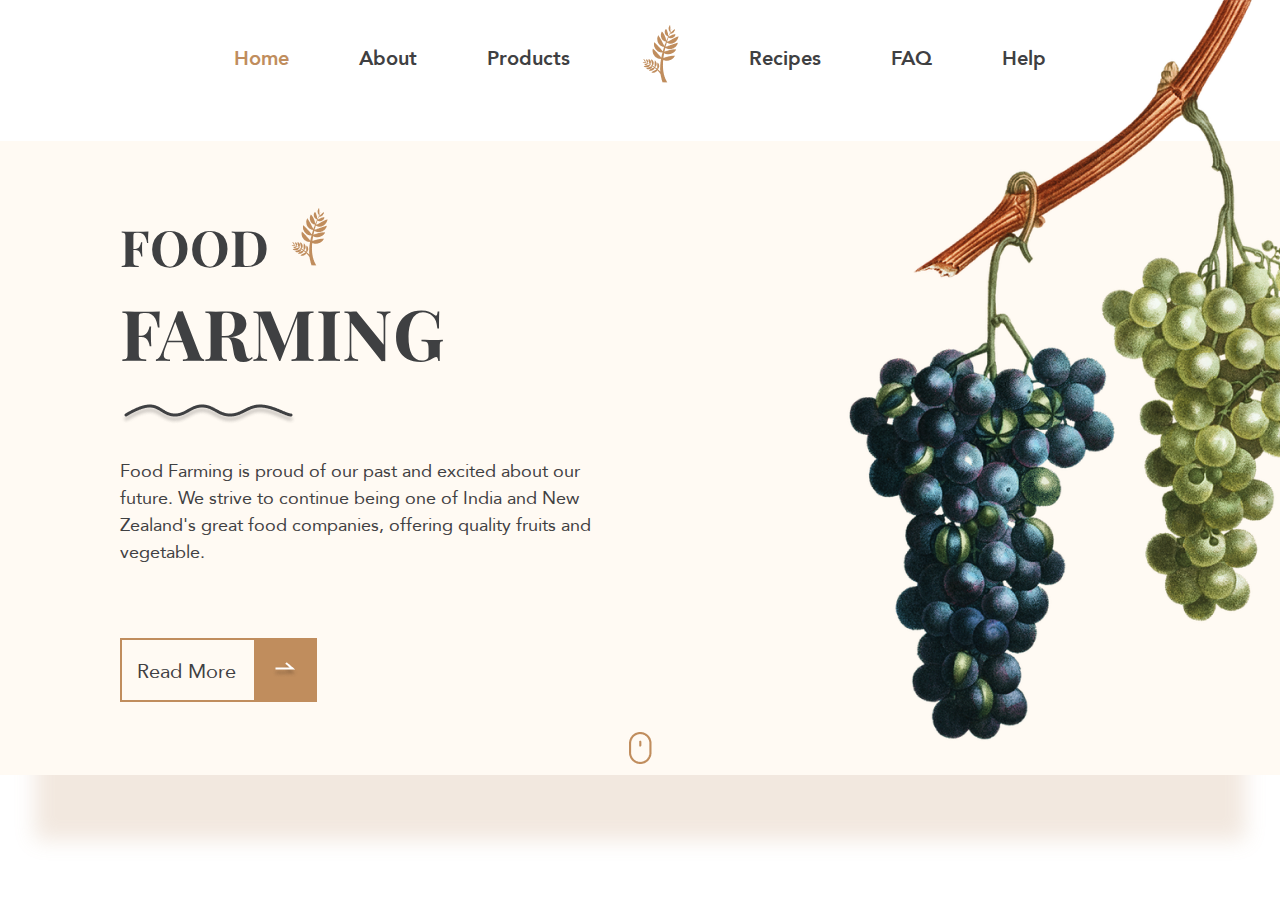
<file: Food farming/index.html>
<!DOCTYPE html>
<html lang="en">

<head>
    <meta charset="UTF-8">
    <meta http-equiv="X-UA-Compatible" content="IE=edge">
    <meta name="viewport" content="width=device-width, initial-scale=1.0">
    <link rel="stylesheet" href="css/style.css">
    <link rel="stylesheet" href="css/fonts.css">
    <link rel="shortcut icon" href="img/Logo (2).png" type="image/png">
    <title>Food farming</title>
</head>

<body>
    <div class="wrapper">
        <img src="img/Image 1.png" class="grape" alt="grape">
        <header class="container">
            <nav class="header_nav">
                <ul class="header_menu">
                    <li class="header_list">
                        <a href="index.html" class="header_link active">Home</a>
                    </li>
                    <li class="header_list">
                        <a href="" class="header_link">About</a>
                    </li>
                    <li class="header_list">
                        <a href="" class="header_link">Products</a>
                    </li>
                    <li class="header_list">
                        <a href="" class="header_link"><img src="img/Logo (2).png" alt="logo"></a>
                    </li>
                    <li class="header_list">
                        <a href="" class="header_link">Recipes</a>
                    </li>
                    <li class="header_list">
                        <a href="" class="header_link">FAQ</a>
                    </li>
                    <li class="header_list">
                        <a href="" class="header_link">Help</a>
                    </li>
                </ul>
            </nav>
        </header>
        <section class="container orange_block">
            <div class="text">
                <h1><span>Food<img src="img/Logo (2).png"></span> farming</h1>
                <img class="vector" src="img/Vector 1.png" alt="vector">
                <p>Food Farming is proud of our past and excited about our future. We strive to continue being one of India and New Zealand's great food companies, offering quality fruits and vegetable.</p>
                <div class="button">
                    <a href="#">Read More
                        <div class="button_1">
                            <img src="img/Vector 2.png" alt="1">
                        </div>
                    </a>
                </div>
            </div>
            <img class="mouse" src="img/Group 5.png" alt="mouse">
        </section>
    </div>
</body>

</html>
</file>
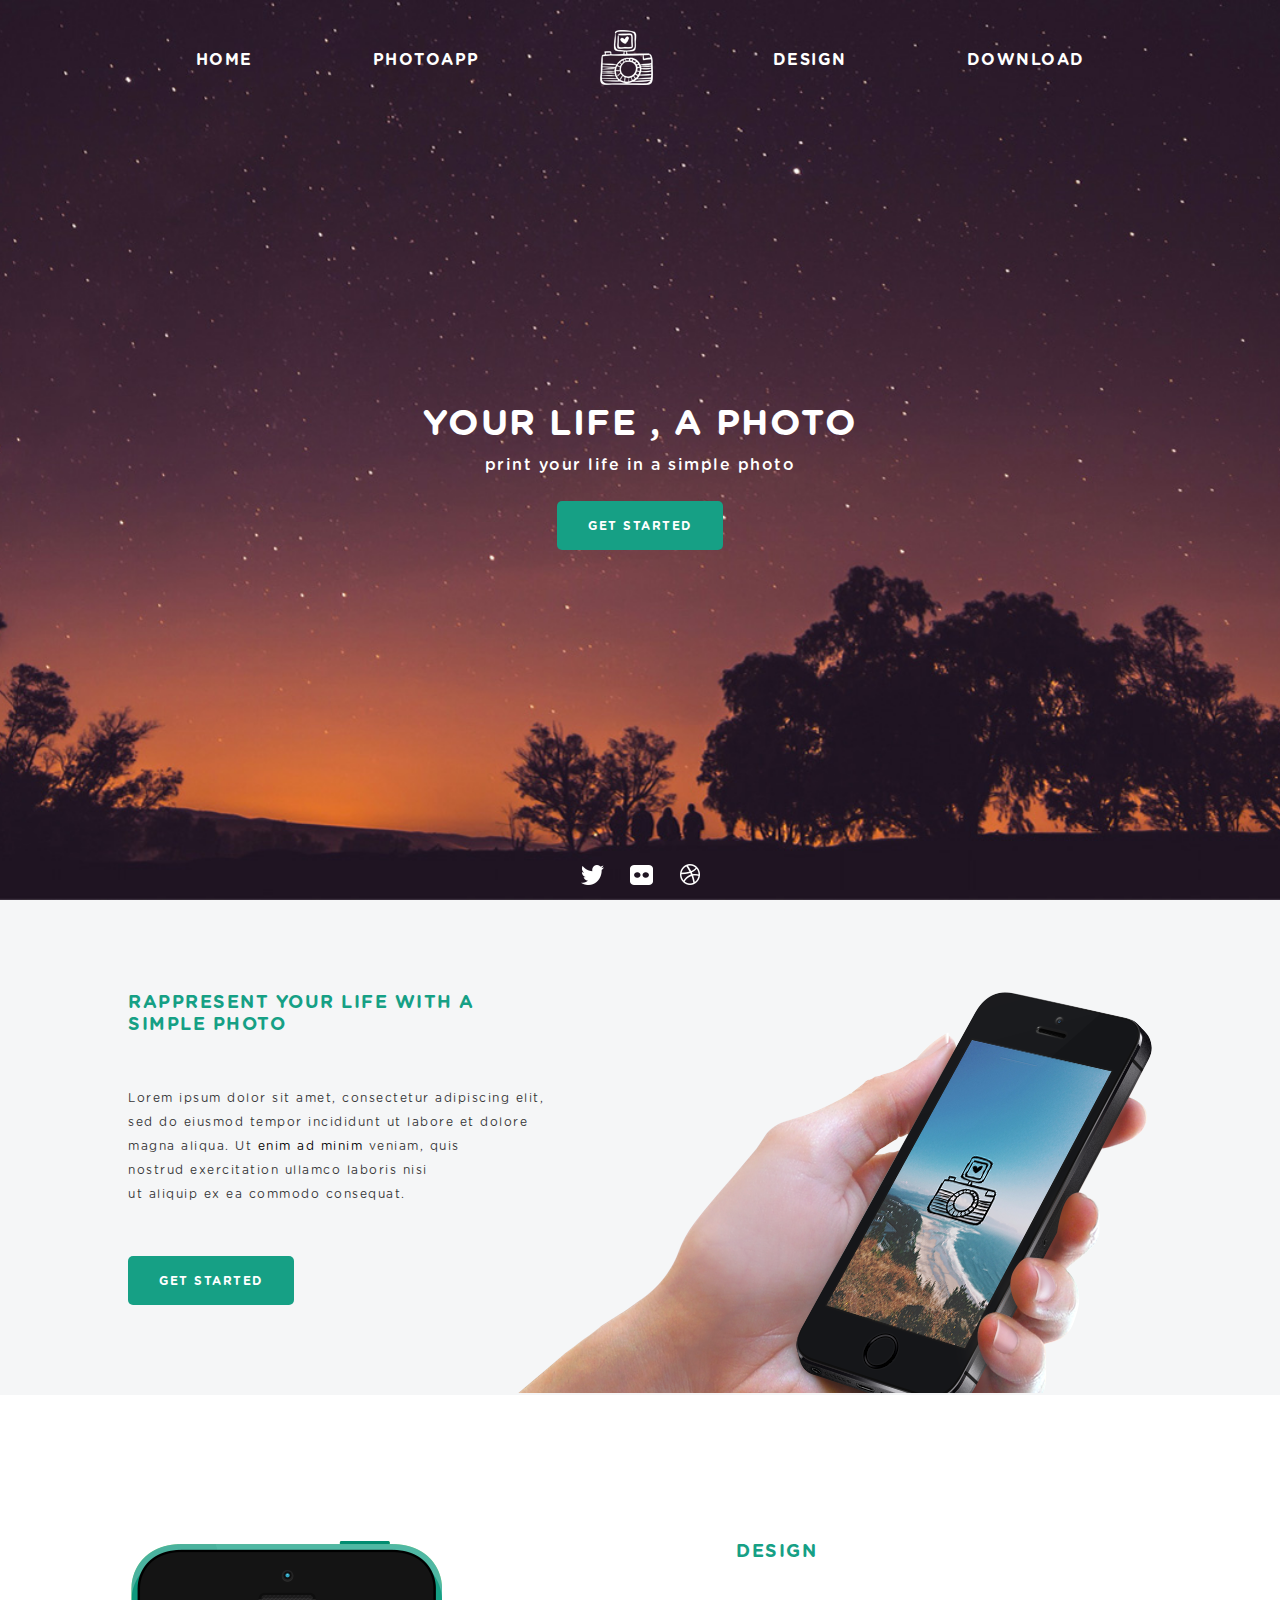
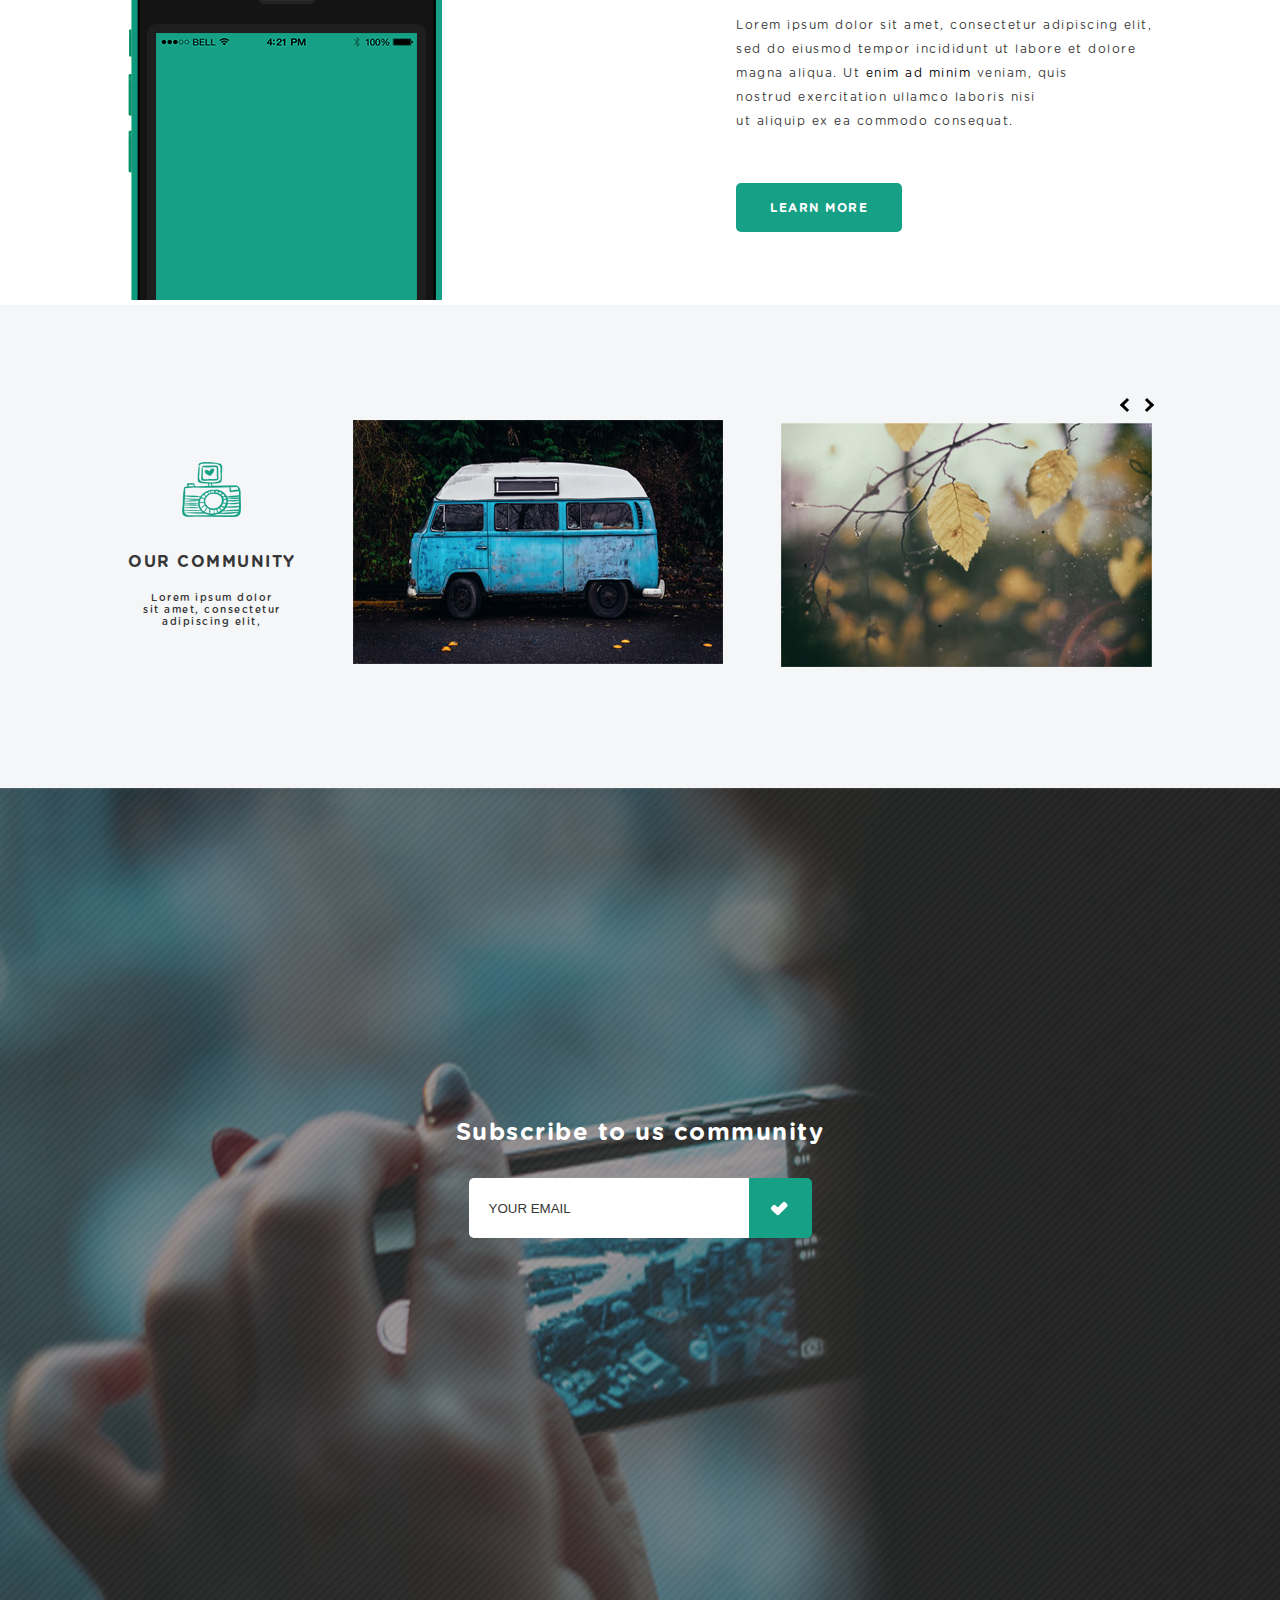
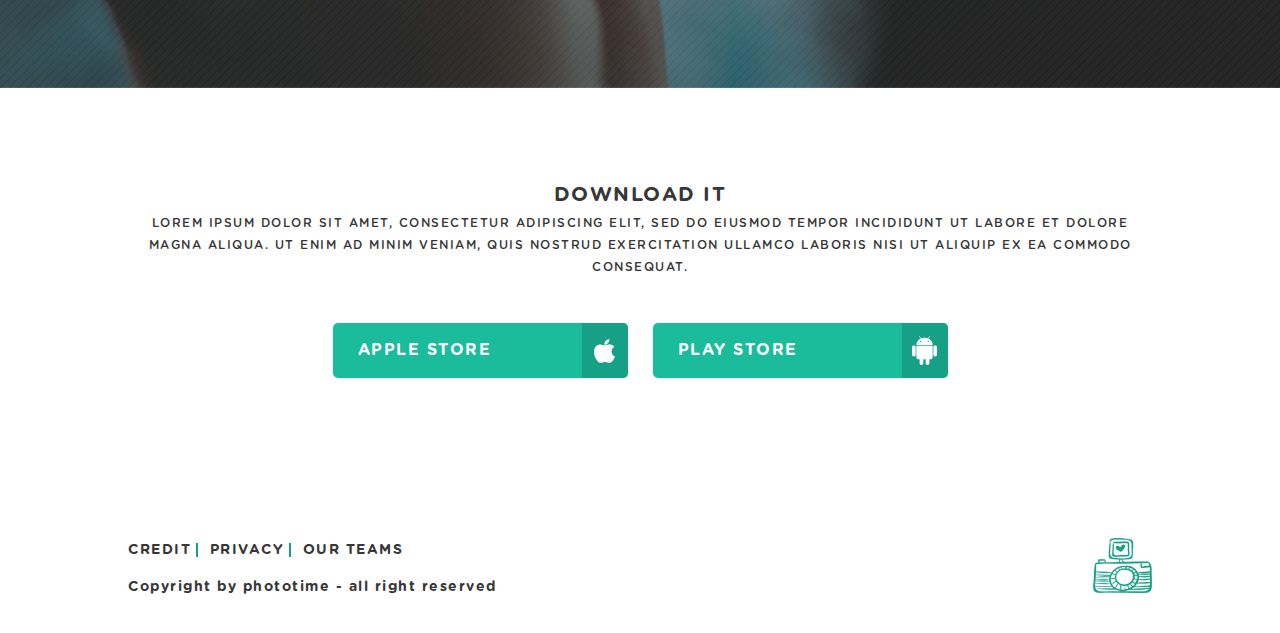
<file: PhotoTime/index.html>
<!DOCTYPE html>
<html lang="en">

<head>
    <meta charset="UTF-8">
    <meta http-equiv="X-UA-Compatible" content="IE=edge">
    <meta name="viewport" content="width=device-width, initial-scale=1.0">
    <link rel="stylesheet" href="css/fonts.css">
    <link rel="stylesheet" href="css/style.css">
    <link rel="shortcut icon" href="img/38967.png" type="image/png">
    <title>PhotoTime</title>
</head>

<body>

    <section class="background_header">
        <header id="home" class="container">
            <ul class="header_menu display_first">
                <li class="header_list">
                    <a href="#home" class="header_link">Home</a>
                </li>
                <li class="header_list">
                    <a href="#download_it" class="header_link">Photoapp</a>
                </li>
                <li class="header_list">
                    <a href="index.html" class="header_link"><img src="img/Livello 2.png" alt="camera"></a>
                </li>
                <li class="header_list">
                    <a href="#design" class="header_link">Design</a>
                </li>
                <li class="header_list">
                    <a href="#download_it" class="header_link">Download</a>
                </li>
            </ul>
            <ul class="header_menu display_two">
                <li class="header_list">
                    <a href="index.html" class="header_link"><img src="img/Livello 2.png" alt="camera"></a>
                </li>
                <li class="header_list">
                    <a href="#home" class="header_link">Home</a>
                </li>
                <li class="header_list">
                    <a href="#download_it" class="header_link">Photoapp</a>
                </li>
                <li class="header_list">
                    <a href="#design" class="header_link">Design</a>
                </li>
                <li class="header_list">
                    <a href="#download_it" class="header_link">Download</a>
                </li>
            </ul>
        </header>
        <section>
            <div class="container container_flex">
                <div class="col-12">
                    <h1 class="h1">your life , a photo</h1>
                    <p class="h1_text">print your life in a simple photo</p>
                    <div class="button_header"><a href="#download_it" class="button_header_link">Get started</a></div>
                </div>
            </div>
        </section>
        <section>
            <div class="row container">
                <div class="social_networks">
                    <a href="#"><img src="img/fa-twitter.png" alt="twitter"></a>
                    <a href="#"><img src="img/fa-flickr.png" alt="flickr"></a>
                    <a href="#"><img src="img/fa-dribbble.png" alt="dribbble"></a>
                </div>
            </div>
        </section>
    </section>
    <section class="rapresent_background">
        <div class="container">
            <div class="row_rapresent">
                <div>
                    <h2>
                        Rappresent your life with a simple photo
                    </h2>
                    <p>Lorem ipsum dolor sit amet, consectetur adipiscing elit,<br>sed do eiusmod tempor incididunt ut labore et dolore<br>magna aliqua. Ut <span>enim ad minim</span> veniam, quis<br>nostrud exercitation ullamco laboris nisi<br>ut aliquip
                        ex ea commodo consequat.
                    </p>
                    <div class="button_header button"><a href="#download_it" class="button_header_link">Get started</a></div>
                </div>
                <div class="phone">
                    <img src="img/Группа 1.png" alt="hand">
                </div>
            </div>
        </div>
    </section>
    <section>
        <div class="container">
            <div id="design" class="row_design">
                <div class="iphone">
                    <img class="iphone1" src="img/Flat iPhone 5C Mock Up.png" alt="iphone">
                    <img class="iphone2" src="img/Flat iPhone 5C Mock Up1.png" alt="iphone">
                </div>
                <div>
                    <h2>
                        Design
                    </h2>
                    <p>Lorem ipsum dolor sit amet, consectetur adipiscing elit,<br>sed do eiusmod tempor incididunt ut labore et dolore<br>magna aliqua. Ut <span>enim ad minim</span> veniam, quis<br>nostrud exercitation ullamco laboris nisi<br>ut aliquip
                        ex ea commodo consequat.
                    </p>
                    <div class="button_header button"><a href="#download_it" class="button_header_link">Learn more</a></div>
                </div>
            </div>
        </div>
    </section>
    <section class="rapresent_background">
        <div class="container _our_community">
            <div class="arrow_flex">
                <div class="arrow left_community"></div>
                <div class="arrow right_community"></div>
            </div>
            <div class="row_our_community">
                <div class="our_community">
                    <img src="img/Livello 4.png" alt="camera">
                    <h2>Our community</h2>
                    <p>Lorem ipsum dolor sit amet, consectetur adipiscing elit,</p>
                </div>
                <div class="car">
                    <img src="img/Livello 5.jpg" alt="car">
                </div>
                <div class="slider_photo">
                    <img class="noactive active" src="img/Livello 6.jpg" alt="">
                    <img class="noactive" src="img/Livello 5.jpg" alt="car">
                </div>
            </div>
        </div>
    </section>
    <section class="background_subscribe">
        <div class="container container_flex">
            <div class="row_subscribe">
                <h2>Subscribe to us community</h2>
                <div class="textarea">
                    <input type="text" placeholder="Your email">
                    <span class="checkmark">
                        <div class="checkmark_stem"></div>
                        <div class="checkmark_kick"></div>
                    </span>
                </div>
            </div>
        </div>
    </section>
    <section>
        <div class="container">
            <div id="download_it" class="row_download">
                <h2 class="download_h2">Download it</h2>
                <p>Lorem ipsum dolor sit amet, consectetur adipiscing elit, sed do eiusmod tempor incididunt ut labore et dolore magna aliqua. Ut enim ad minim veniam, quis nostrud exercitation ullamco laboris nisi ut aliquip ex ea commodo consequat.</p>
                <div class="download_button_flex">
                    <div class="download_button">
                        <a href="https://www.apple.com/">Apple store</a>
                        <div class="apple"><img src="img/fa-apple.png" alt="apple"></div>
                    </div>
                    <div class="download_button">
                        <a href="https://play.google.com/">Play store</a>
                        <div class="android"><img src="img/fa-android.png" alt="anddroind"></div>
                    </div>
                </div>
            </div>
        </div>
    </section>
    <footer>
        <div class="container">
            <div class="row_footer">
                <div class="row_footer_left">
                    <a class="link" href="#">Credit</a>
                    <a class="link" href="#">privacy</a>
                    <a class="link" href="#">our teams</a>
                    <p>Copyright by phototime - all right reserved</p>
                </div>
                <div class="img_footer">
                    <img src="img/Livello 4.png" alt="camera">
                </div>
            </div>
        </div>
    </footer>
    <script src="scrip.js"></script>
</body>

</html>
</file>
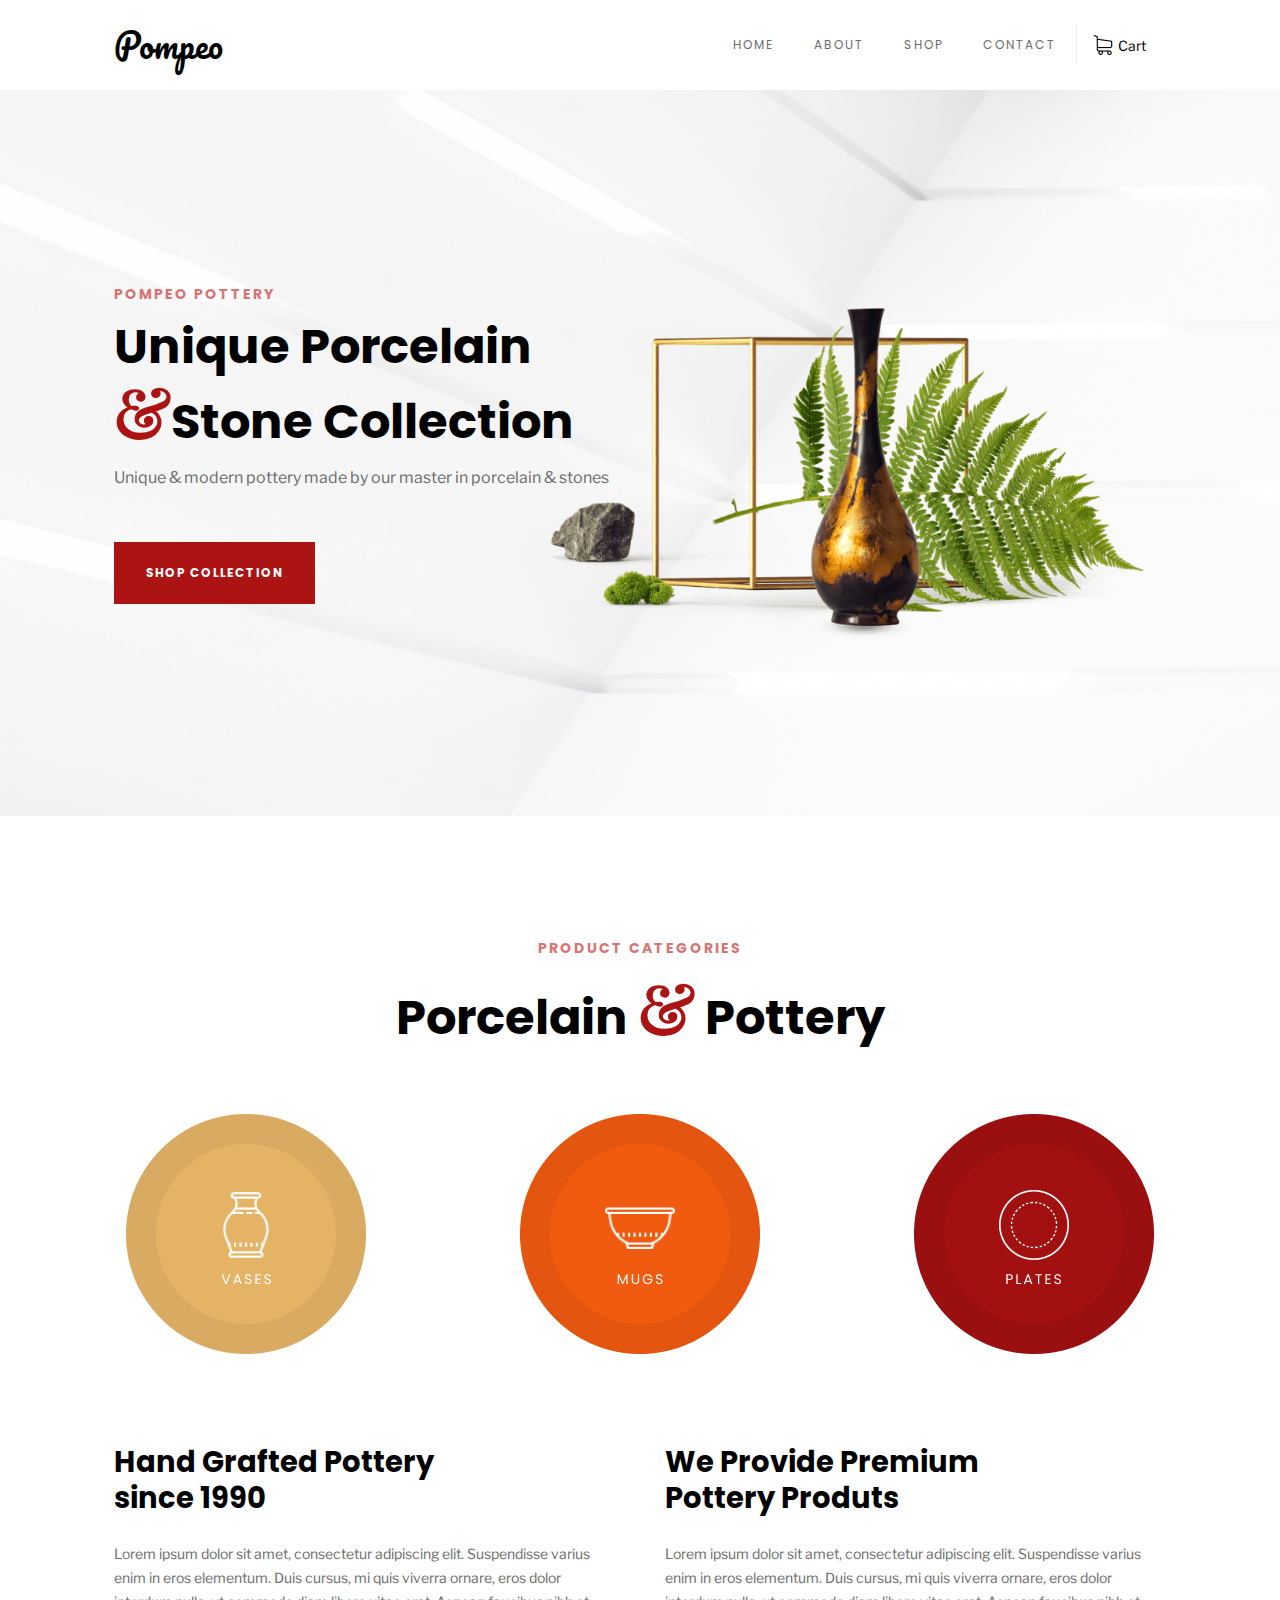
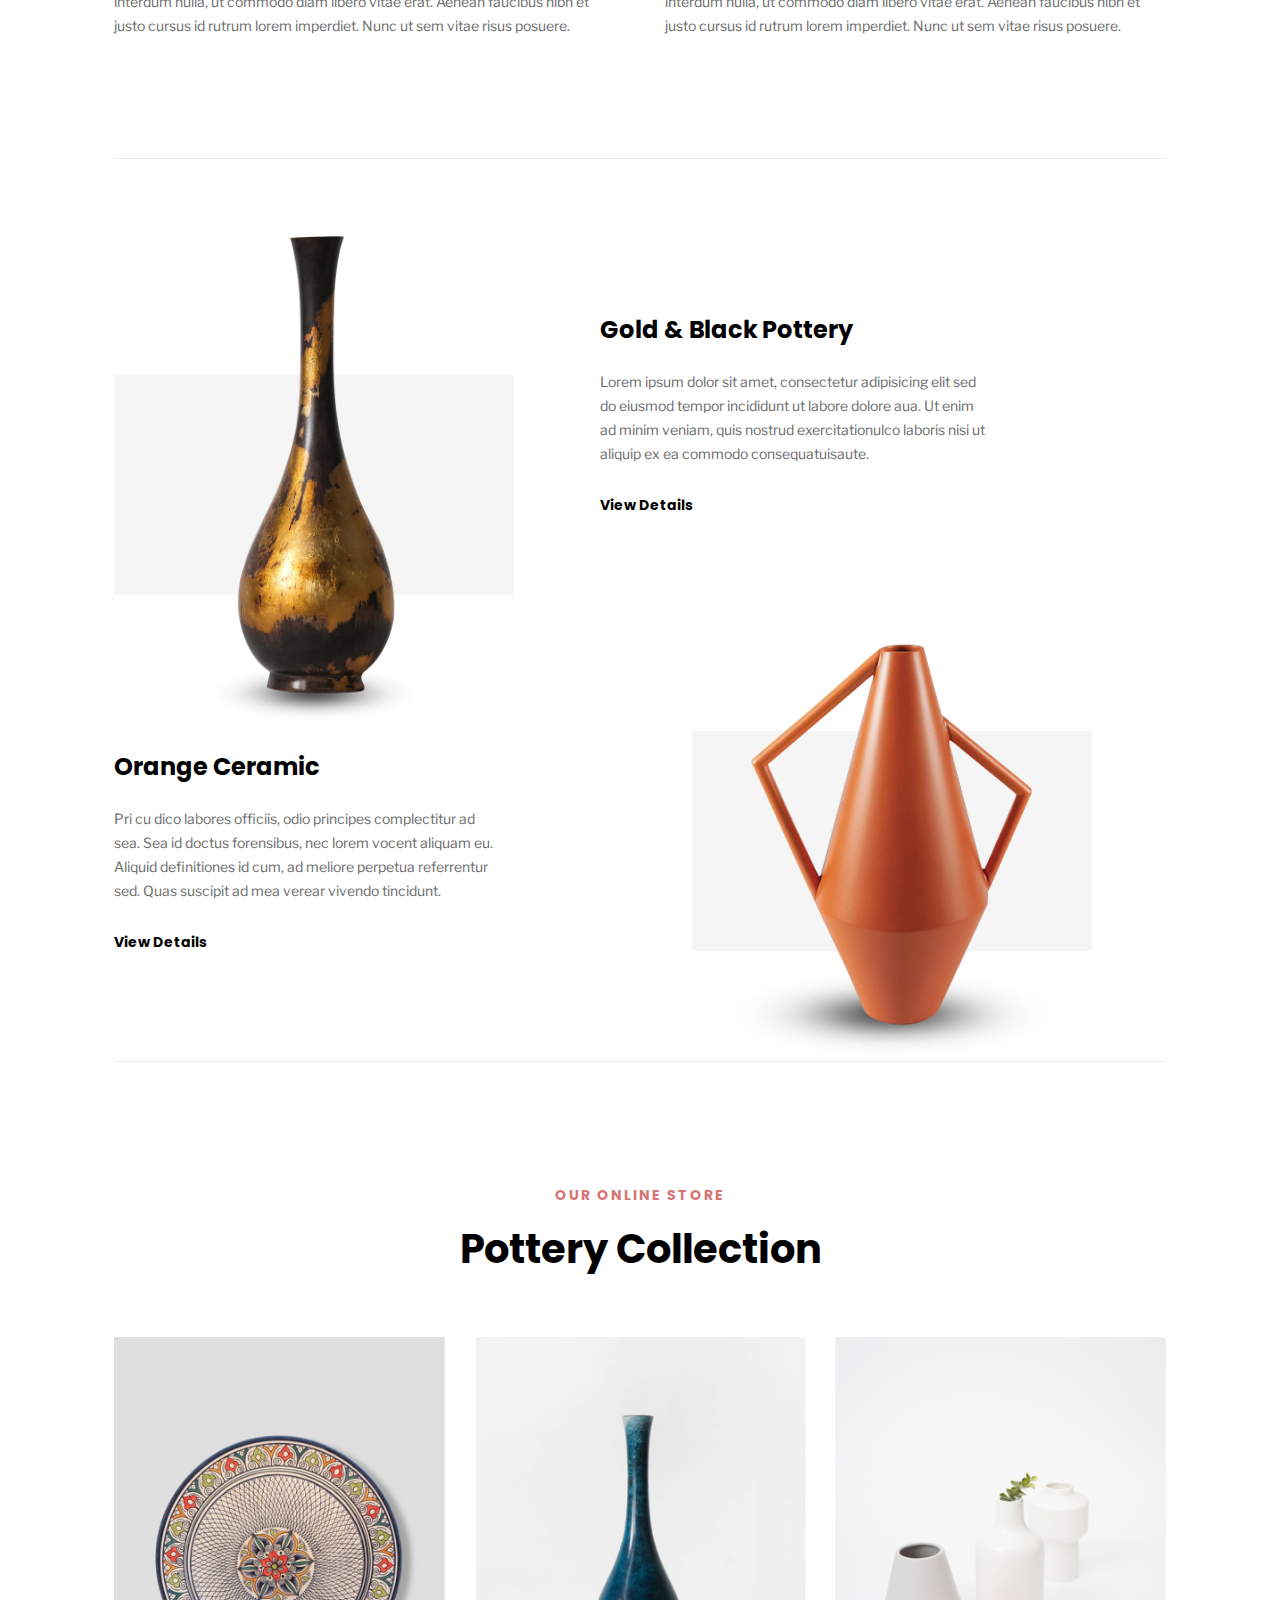
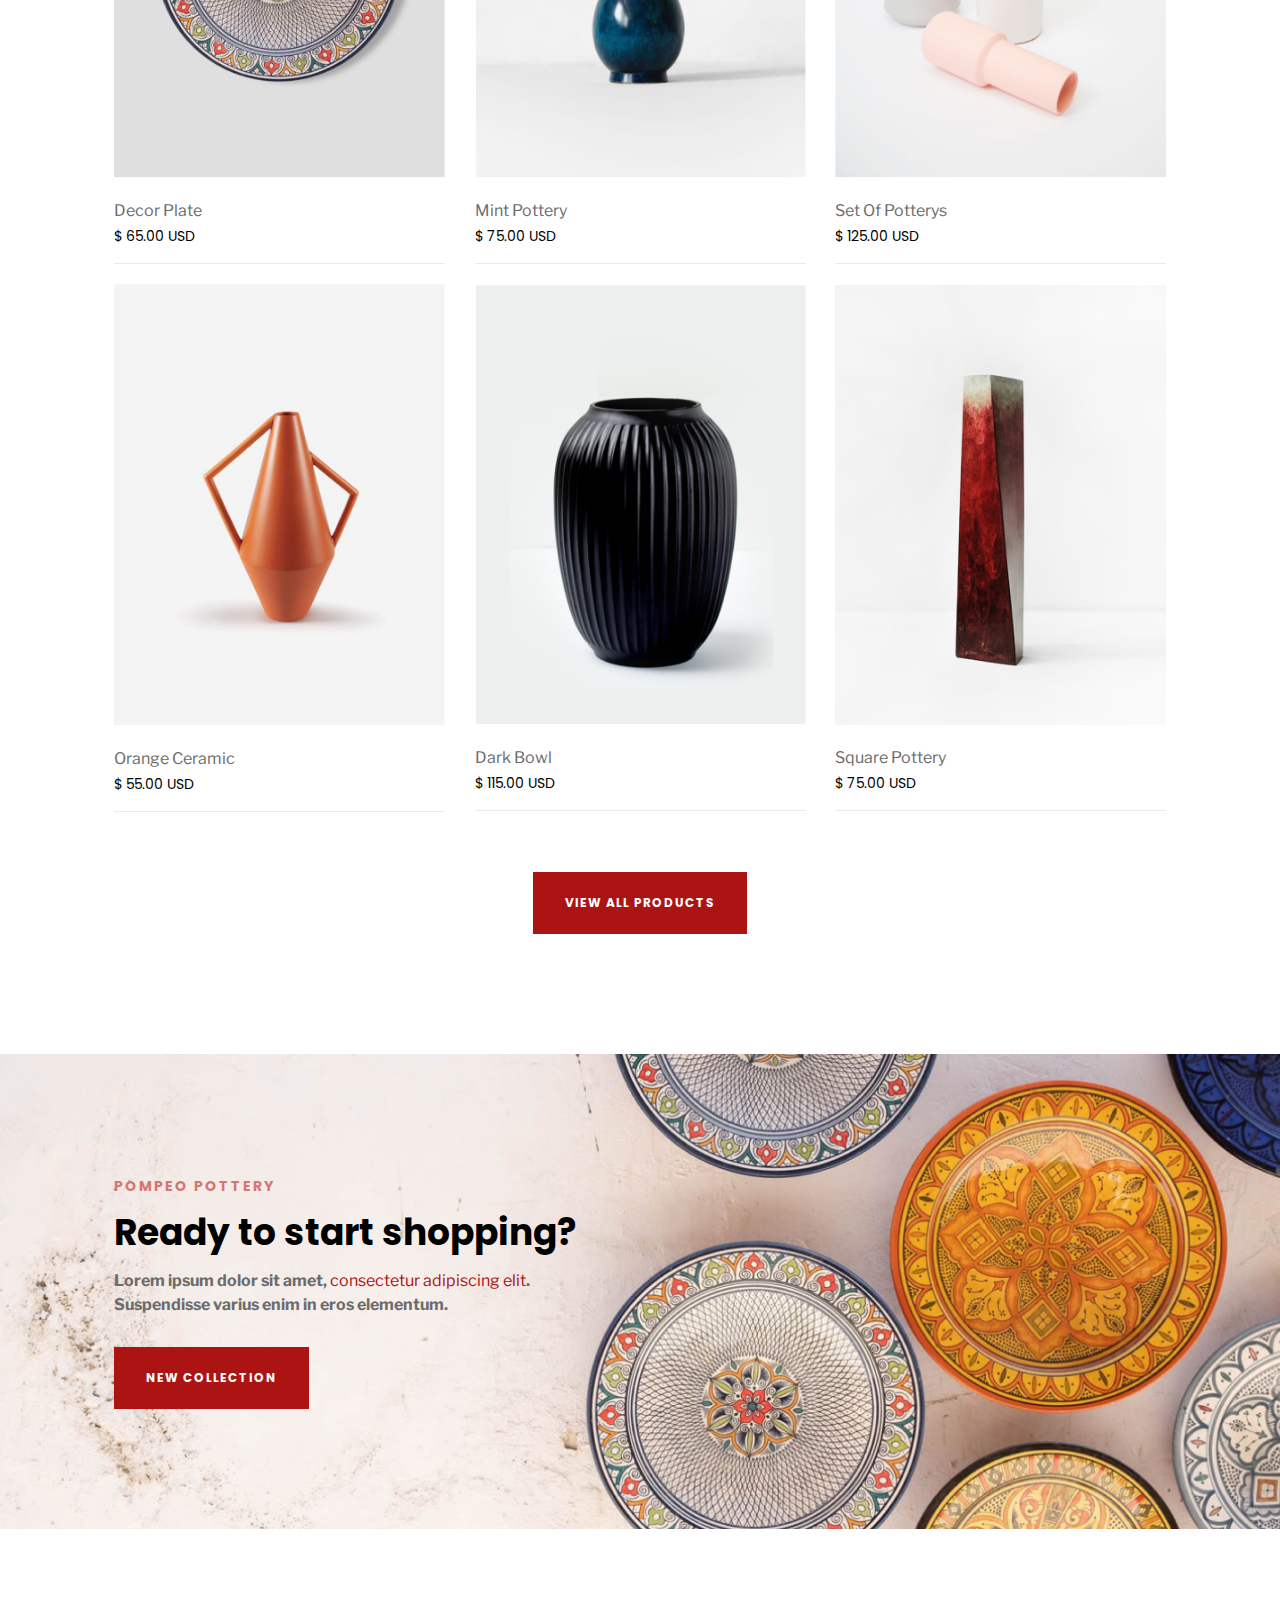
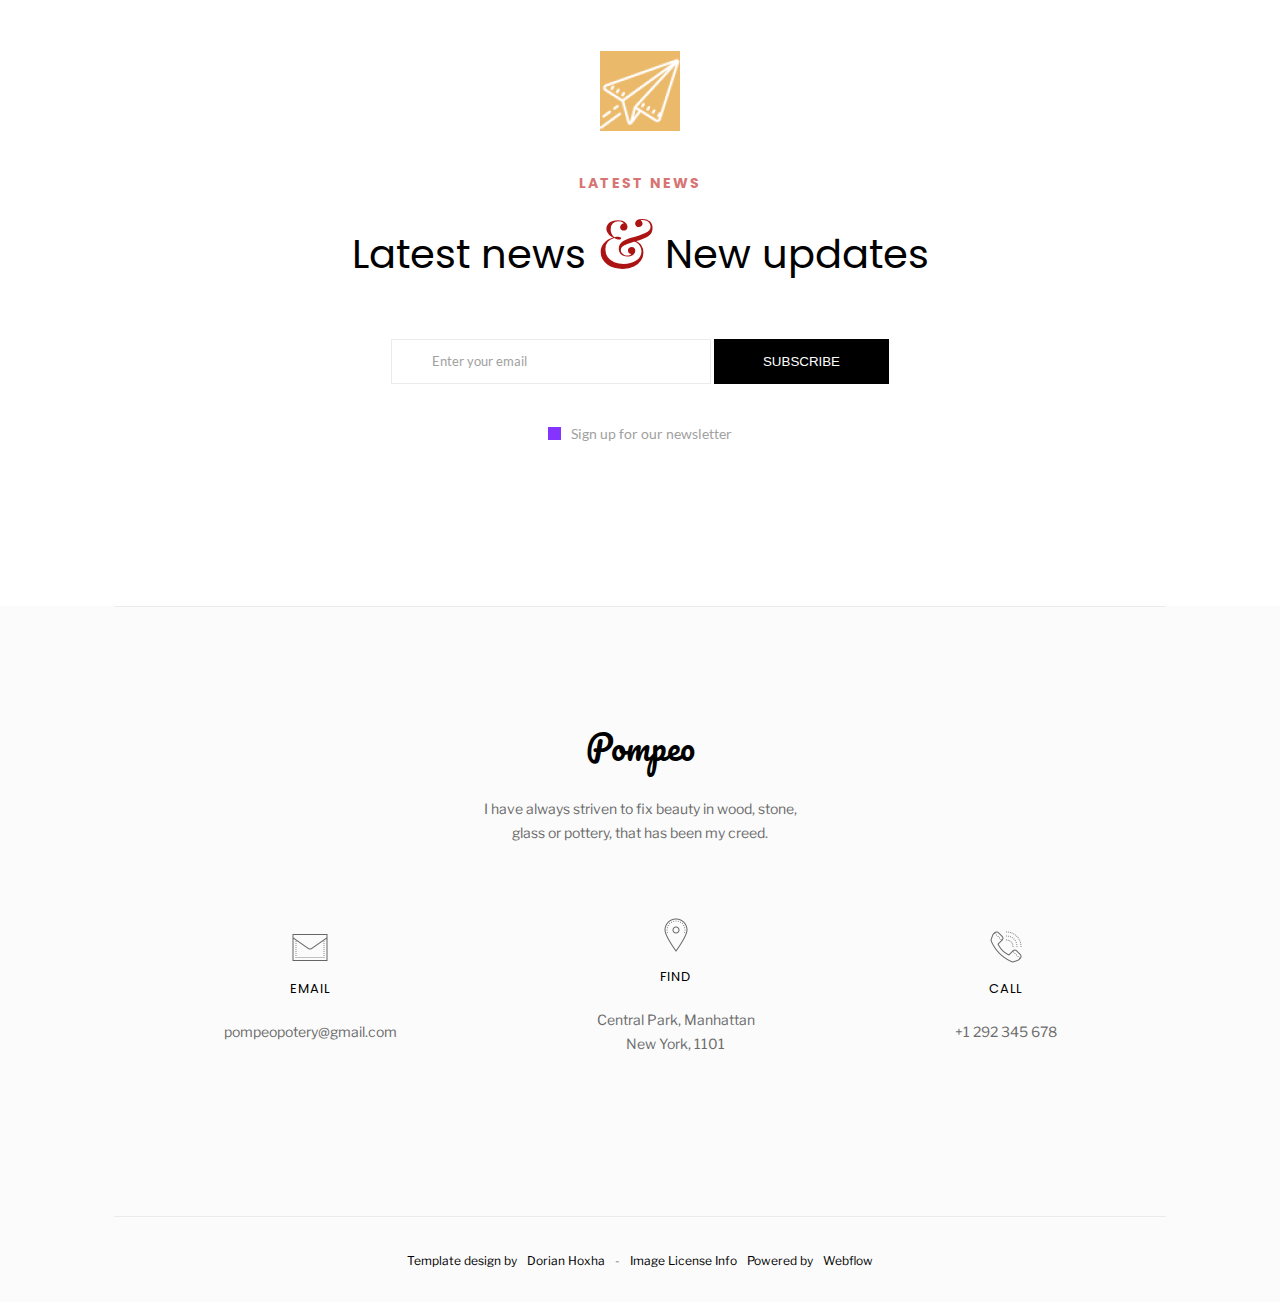
<file: Pompeo/index.html>
<!DOCTYPE html>
<html lang="en">

<head>
    <meta charset="UTF-8">
    <meta http-equiv="X-UA-Compatible" content="IE=edge">
    <meta name="viewport" content="width=device-width, initial-scale=1.0">
    <title>Pompeo</title>
    <link rel="stylesheet" href="css/fonts.css">
    <link rel="stylesheet" href="css/style.css">
</head>

<body>
    <div class="wrapper">
        <header class="container header_container">
            <div class="hamburger-menu">
                <input id="menu__toggle" type="checkbox" />
                <label class="menu__btn" for="menu__toggle">
                  <span></span>
                </label>
                <ul class="menu__box">
                    <li class="header_list">
                        <a href="" class="header_link">Home</a>
                    </li>
                    <li class="header_list">
                        <a href="" class="header_link">About</a>
                    </li>
                    <li class="header_list">
                        <a href="" class="header_link">Shop</a>
                    </li>
                    <li class="header_list">
                        <a href="" class="header_link">Contact</a>
                    </li>
                </ul>
            </div>
            <a href="" class="header_logo">Pompeo</a>
            <ul class="header_menu">
                <li class="header_list">
                    <a href="" class="header_link">Home</a>
                </li>
                <li class="header_list">
                    <a href="" class="header_link">About</a>
                </li>
                <li class="header_list">
                    <a href="" class="header_link">Shop</a>
                </li>
                <li class="header_list">
                    <a href="" class="header_link">Contact</a>
                </li>
            </ul>
            <a href="#" class="header_shop open-popup">
                <img src="img/Group (2).png" alt="basket" class="basket">Cart
            </a>
        </header>
        <section class="first_screen_background">
            <div class="container first_screen_container">
                <div class="unique_porcelain">
                    <h4 class="h4">Pompeo POttery</h4>
                    <h1>Unique Porcelain <span>&</span>Stone Collection</h1>
                    <p>Unique & modern pottery made by our master in porcelain & stones</p>
                    <a href="#" class="button">Shop Collection</a>
                </div>
                <div class="first_screen_vase">
                    <img src="img/image (17).png" alt="vase">
                </div>
            </div>
        </section>
        <section>
            <div class="container porcelain">
                <div>
                    <h4 class="h4 textCenter">Product Categories</h4>
                    <h2 class="porcelain_pottery textCenter">Porcelain <span>&</span> Pottery</h2>
                </div>
                <div class="tableware textCenter">
                    <img class="tableware_img" src="img/vates.png" alt="vase">
                    <img class="tableware_img" src="img/mugs.png" alt="mug">
                    <img class="tableware_img" src="img/plates.png" alt="plate">
                </div>
                <div class="hand_grafted_flex">
                    <div>
                        <h3>Hand Grafted Pottery since 1990</h3>
                        <p>Lorem ipsum dolor sit amet, consectetur adipiscing elit. Suspendisse varius enim in eros elementum. Duis cursus, mi quis viverra ornare, eros dolor interdum nulla, ut commodo diam libero vitae erat. Aenean faucibus nibh et justo
                            cursus id rutrum lorem imperdiet. Nunc ut sem vitae risus posuere.</p>
                    </div>
                    <div>
                        <h3>We Provide Premium Pottery Produts</h3>
                        <p>Lorem ipsum dolor sit amet, consectetur adipiscing elit. Suspendisse varius enim in eros elementum. Duis cursus, mi quis viverra ornare, eros dolor interdum nulla, ut commodo diam libero vitae erat. Aenean faucibus nibh et justo
                            cursus id rutrum lorem imperdiet. Nunc ut sem vitae risus posuere.</p>
                    </div>
                </div>
            </div>

        </section>
        <section>
            <div class="container container_gold">
                <div class="gold_flex">
                    <div class="gold_vase">
                        <img src="img/vase_gold.png" alt="vase">
                        <div></div>
                    </div>
                    <div>
                        <h3>Gold & Black Pottery</h3>
                        <p>Lorem ipsum dolor sit amet, consectetur adipisicing elit sed do eiusmod tempor incididunt ut labore dolore aua. Ut enim ad minim veniam, quis nostrud exercitationulco laboris nisi ut aliquip ex ea commodo consequatuisaute.</p>
                        <a href="">View Details</a>
                    </div>
                </div>
                <div class="orange_ceramic_flex">
                    <div>
                        <h3>Orange Ceramic</h3>
                        <p>Pri cu dico labores officiis, odio principes complectitur ad sea. Sea id doctus forensibus, nec lorem vocent aliquam eu. Aliquid definitiones id cum, ad meliore perpetua referrentur sed. Quas suscipit ad mea verear vivendo tincidunt.</p>
                        <a href="">View Details</a>
                    </div>
                    <div class="vase_orange">
                        <img src="img/vase_orange.png" alt="vase">
                        <div></div>
                    </div>
                </div>
            </div>
        </section>
        <section>
            <div class="container container_collection">
                <div class="pottery_collection">
                    <h4 class="h4 textCenter">Our online store</h4>
                    <h2>Pottery Collection</h2>
                </div>
                <div class="shop_ware">
                    <div class="shop_ware_line">
                        <div>
                            <img class="ware" src="img/Frame.jpg" alt="ware">
                            <div>
                                <h3>Decor Plate</h3>
                                <p>$ 65.00 USD</p>
                            </div>
                        </div>
                        <div>
                            <img class="ware" src="img/Frame (1).jpg" alt="ware">
                            <div>
                                <h3>Mint Pottery</h3>
                                <p>$ 75.00 USD</p>
                            </div>
                        </div>
                        <div>
                            <img class="ware" src="img/Frame (2).jpg" alt="ware">
                            <div>
                                <h3>Set Of Potterys</h3>
                                <p>$ 125.00 USD</p>
                            </div>
                        </div>
                    </div>
                    <div class="shop_ware_line">
                        <div>
                            <img class="ware" src="img/Frame (3).jpg" alt="ware">
                            <div>
                                <h3>Orange Ceramic</h3>
                                <p>$ 55.00 USD</p>
                            </div>
                        </div>
                        <div>
                            <img class="ware" src="img/Frame (4).jpg" alt="ware">
                            <div>
                                <h3>Dark Bowl</h3>
                                <p>$ 115.00 USD</p>
                            </div>
                        </div>
                        <div>
                            <img class="ware" src="img/IMAGE (5).jpg" alt="ware">
                            <div>
                                <h3>Square Pottery</h3>
                                <p>$ 75.00 USD</p>
                            </div>
                        </div>
                    </div>
                </div>
                <div>
                    <a href="" class="button view_button">View All Products</a>
                </div>
            </div>
        </section>
        <section class="ready_background">
            <div class="container container_ready">
                <h4 class="h4">Pompeo POttery</h4>
                <h2>Ready to start shopping?</h2>
                <p>Lorem ipsum dolor sit amet, <span>consectetur adipiscing elit</span>. Suspendisse varius enim in eros elementum.</p>
                <a class="button button_ready">New Collection</a>
            </div>
        </section>
        <section>
            <div class="container">
                <div class="latest_news">
                    <img src="img/IMAGE (20).png" alt="airplane">
                    <h4 class="h4 textCenter">Latest news</h4>
                    <h2>Latest news <span>&</span> New updates</h2>
                    <div class="textCenter">
                        <input type="text" name="email" placeholder="Enter your email" required>
                        <button>SUBSCRIBE</button>
                    </div>
                    <div class="purple_square">
                        <div></div>
                        <p>Sign up for our newsletter</p>
                    </div>
                </div>
            </div>
        </section>
        <section class="contact_background">
            <div class="container container_contact">
                <div>
                    <h2>Pompeo</h2>
                    <p class="i_have">I have always striven to fix beauty in wood, stone, glass or pottery, that has been my creed.</p>
                    <div class="contact_flex textCenter">
                        <div>
                            <img src=" img/envelope.png " alt="envelope ">
                            <h3>EMAIL</h3>
                            <p>pompeopotery@gmail.com</p>
                        </div>
                        <div>
                            <img src="img/find.png " alt="find ">
                            <h3>FIND</h3>
                            <p>Central Park, Manhattan<br>New York, 1101</p>
                        </div>
                        <div>
                            <img src="img/phone.png " alt="phone ">
                            <h3>Call</h3>
                            <p>+1 292 345 678</p>
                        </div>
                    </div>
                </div>

            </div>
        </section>
        <footer class="footer_background">
            <div class="container footer_container">
                <ul class="foonter_menu">
                    <li class="footer_list">
                        <a href="" class="footer_link">Template design by</a>
                    </li>
                    <li class="footer_list">
                        <a href="" class="footer_link">Dorian Hoxha</a>
                    </li>
                    <li class="footer_list">-</li>
                    <li class="footer_list">
                        <a href="" class="footer_link">Image License Info</a>
                    </li>
                    <li class="footer_list">
                        <a href="" class="footer_link">Powered by</a>
                    </li>
                    <li class="footer_list">
                        <a href="" class="footer_link">Webflow</a>
                    </li>
                </ul>
            </div>
        </footer>
        <div id="arrowTop" hidden></div>
    </div>
    <script src="js/script.js"></script>
</body>

</html>
</file>
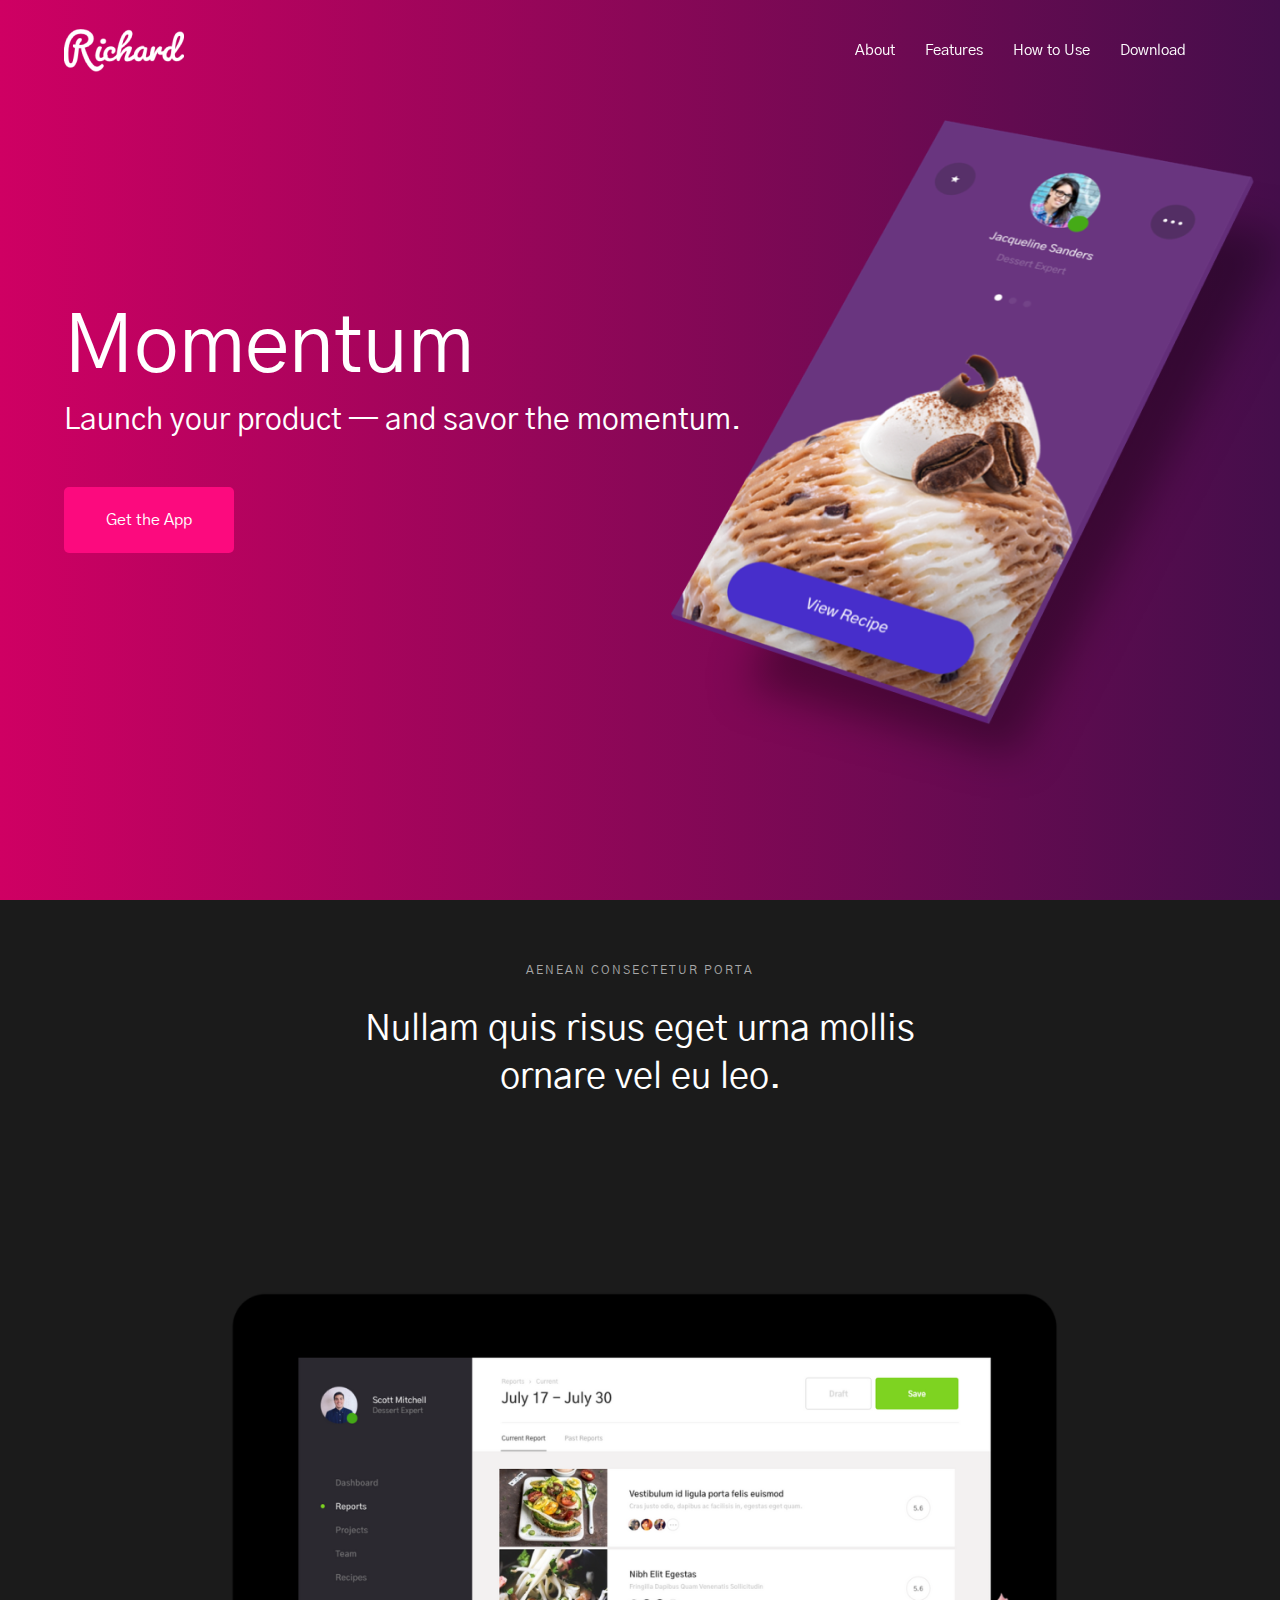
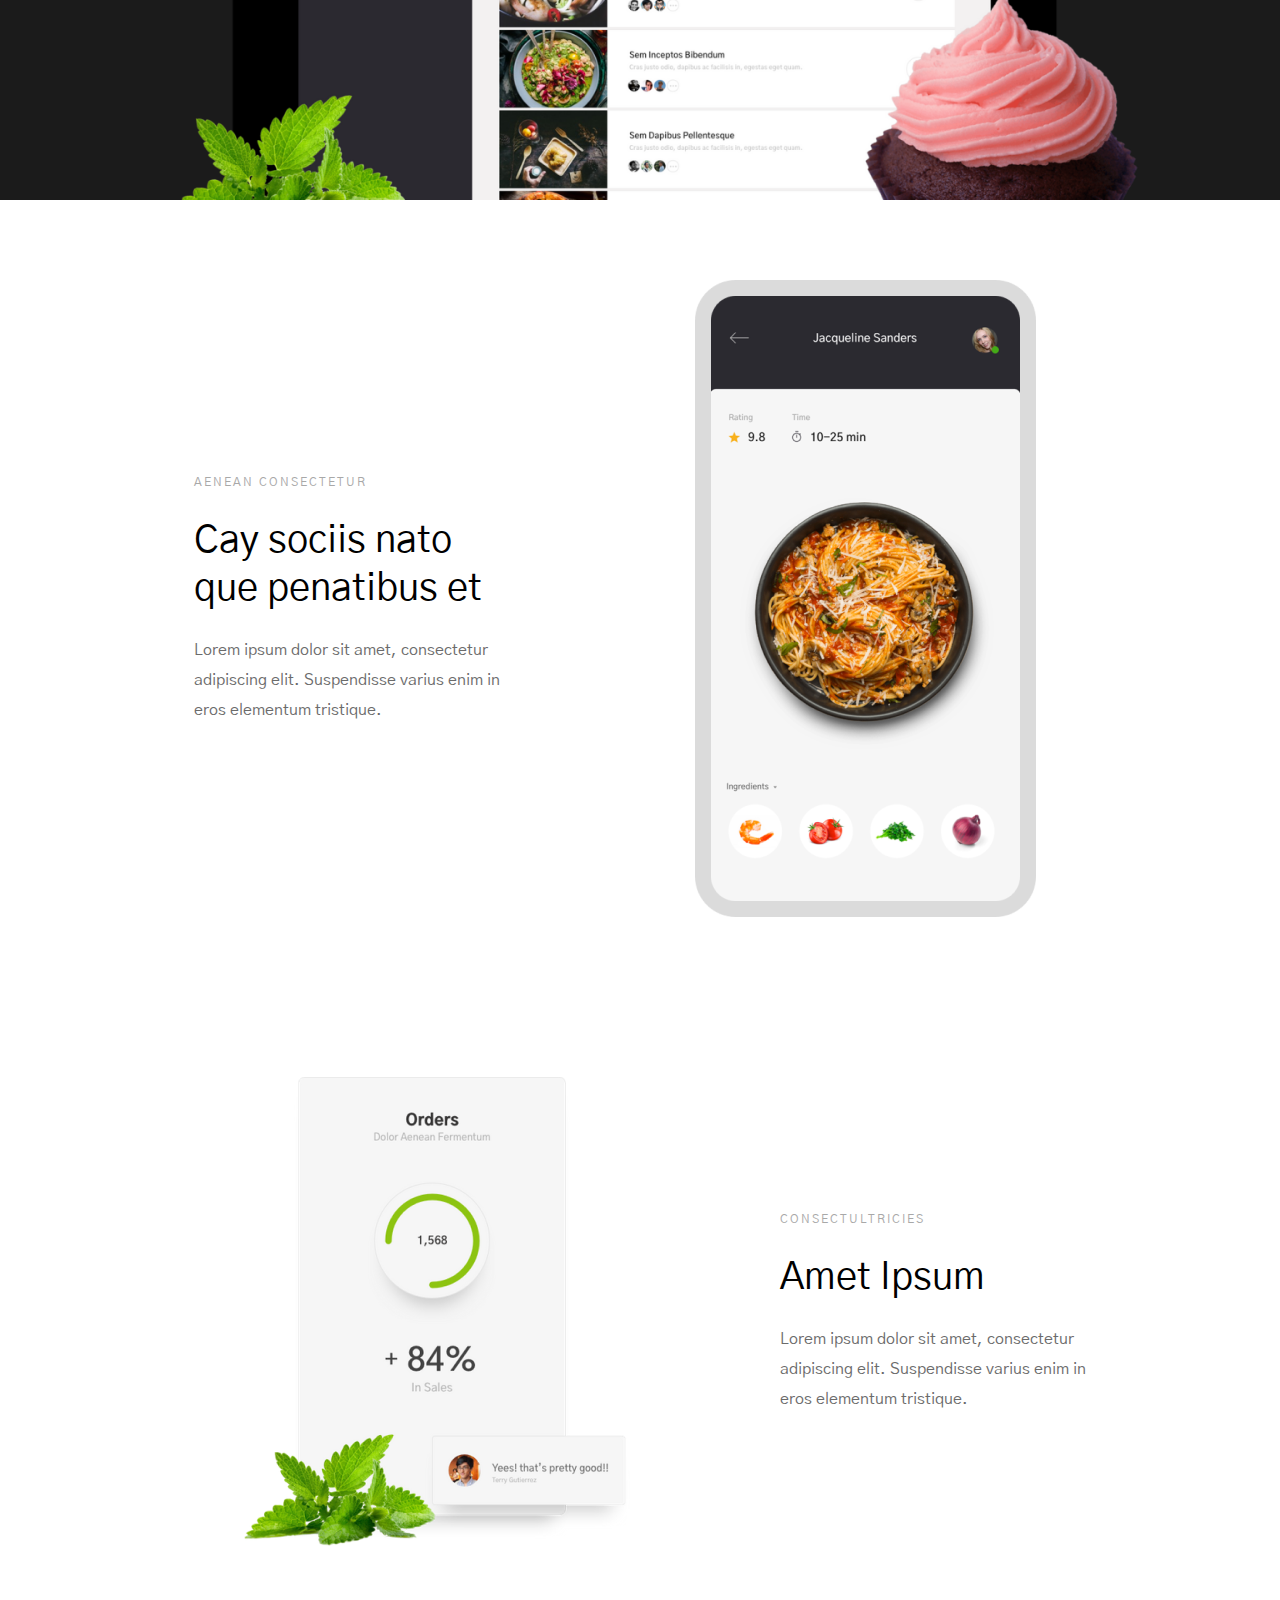
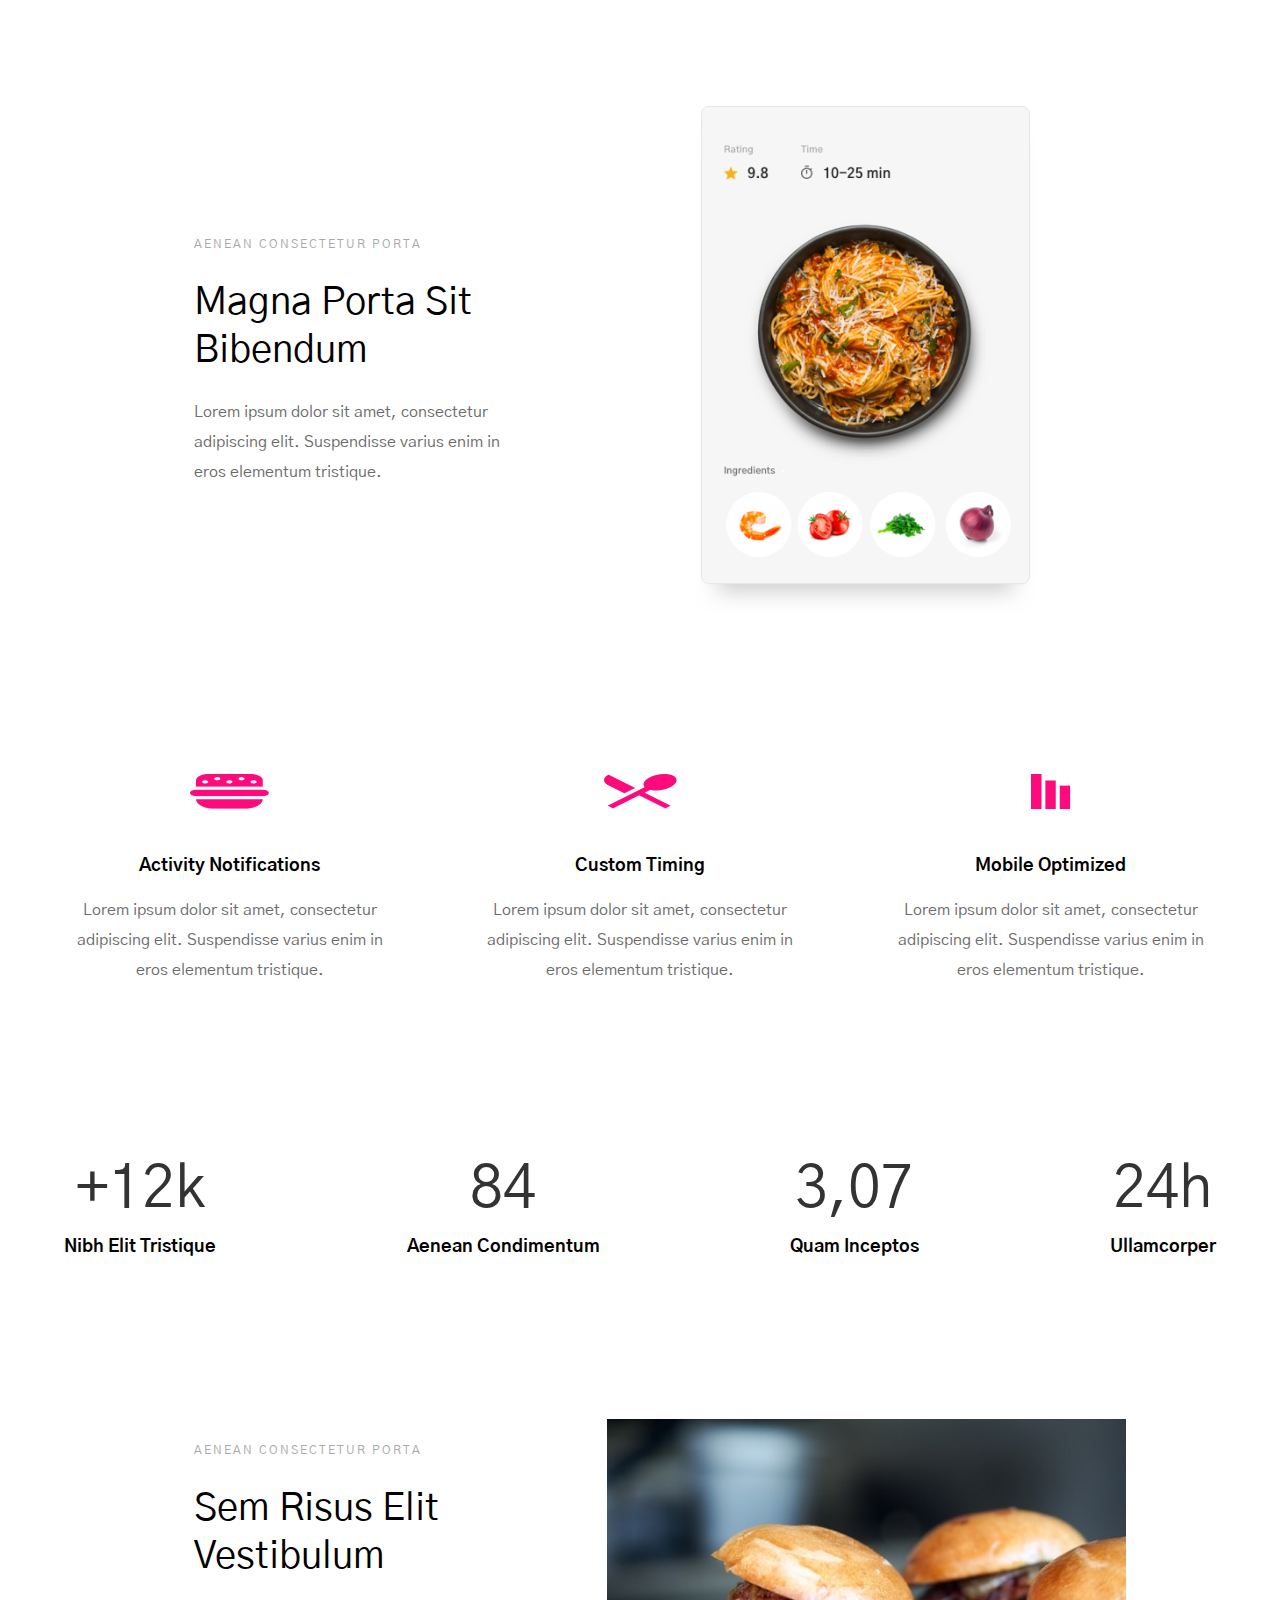
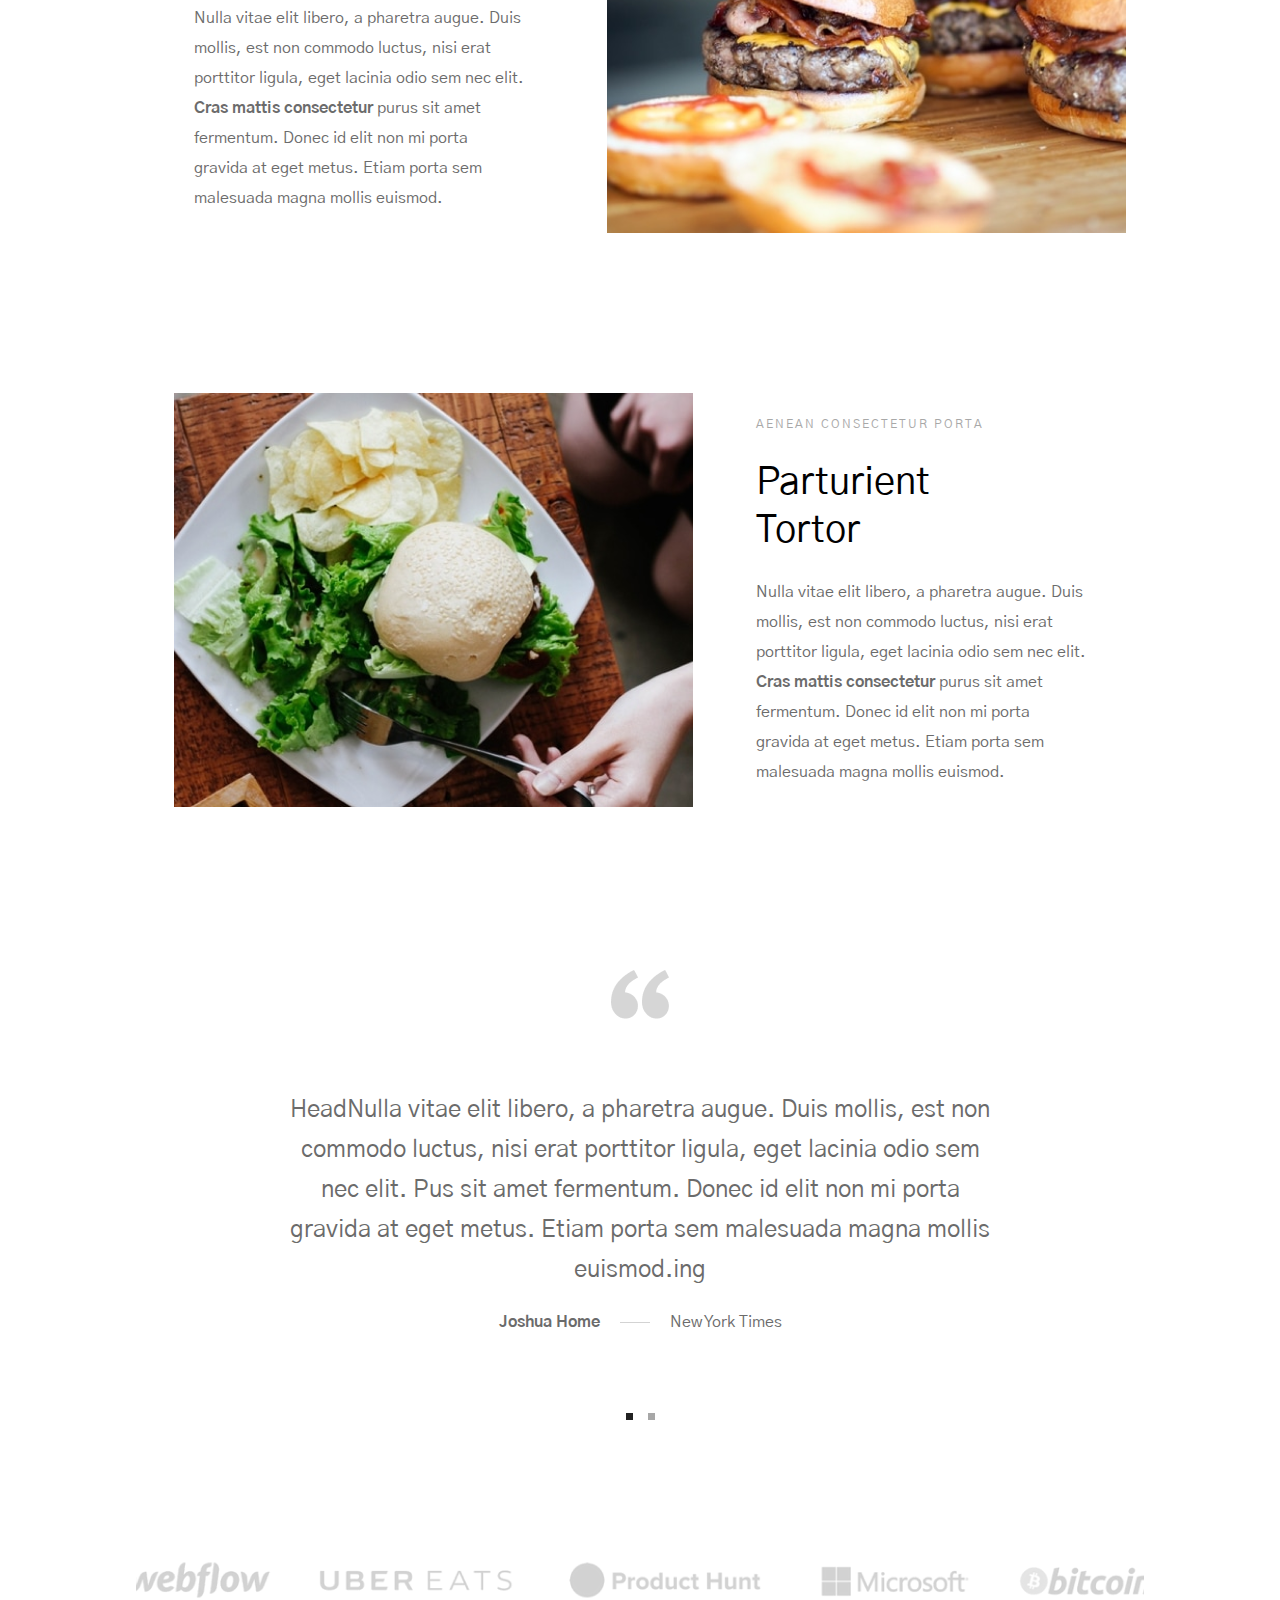
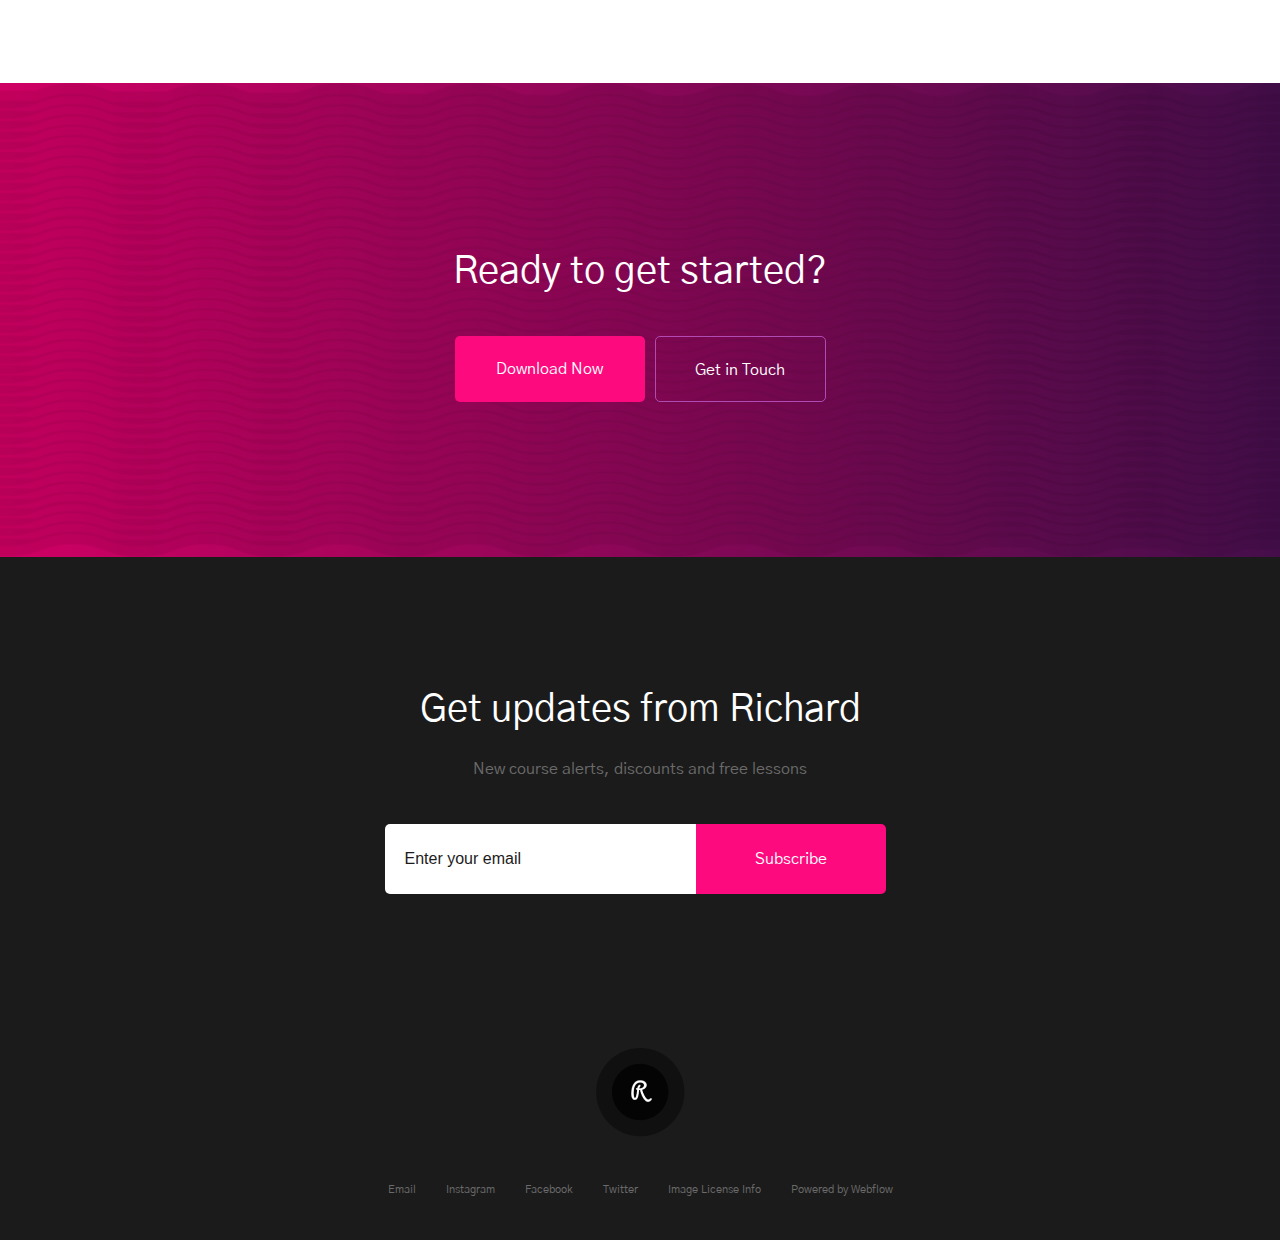
<file: Richard/index.html>
<!DOCTYPE html>
<html lang="en">

<head>
    <meta charset="UTF-8">
    <meta http-equiv="X-UA-Compatible" content="IE=edge">
    <meta name="viewport" content="width=device-width, initial-scale=1.0">
    <link rel="stylesheet" href="css/fonts.css">
    <link rel="stylesheet" href="css/style.css">

    <title>Richard</title>
</head>

<body>
    <div class="wrapper">
        <div class="scroll">
            <header class="container">
                <nav class="header_nav">
                    <img class="header_logo" src="img/IMAGE.png" alt="logo">
                    <ul class="header_menu">
                        <li class="header_list"><a href="#about" class="header_link">About</a></li>
                        <li class="header_list"><a href="#features" class="header_link">Features</a></li>
                        <li class="header_list"><a href="#HowtoUse" class="header_link">How to Use</a></li>
                        <li class="header_list"><a href="#download" class="header_link">Download</a></li>
                    </ul>
                </nav>
            </header>
        </div>
        <section class="first_page">
            <div class="container first_page_flex">
                <div class="momentum_all">
                    <h1 class="momentum">Momentum</h1>
                    <p class="momentum_text">Launch your product — and savor the momentum.</p>
                    <a href="#download" class="momentum_button button">Get the App</a>
                </div>
                <img class="first_page_phone" src="img/IMAGE (1).png" alt="phone">
            </div>
        </section>
        <section class="two_page" id="about">
            <div class="container">
                <div class="Nullam_all">
                    <h3 class="Aenean">Aenean Consectetur Porta</h3>
                    <h2 class="Nullam">Nullam quis risus eget urna mollis ornare vel eu leo.</h2>
                    <img src="img/IMAGE (2).png" class="tablet" alt="tablet">
                </div>
            </div>
        </section>
        <section id="HowtoUse">
            <div class="container container_flex">
                <div class="cay_all">
                    <h3 class="Aenean textAlignLeft">Aenean Consectetur</h3>
                    <h2 class="h2">Cay sociis nato que penatibus et</h2>
                    <p class="text">Lorem ipsum dolor sit amet, consectetur adipiscing elit. Suspendisse varius enim in eros elementum tristique.</p>
                </div>
                <img class="phone_Aenean" src="img/IMAGE (3).png" alt="phone">
            </div>
        </section>
        <section>
            <div class="container container_flex">
                <img class="recipe_amet" src="img/IMAGE (4).png" alt="recipe">
                <div class="amet_all">
                    <h3 class="Aenean textAlignLeft">ConsectUltricies</h3>
                    <h2 class="h2">Amet Ipsum</h2>
                    <p class="text">Lorem ipsum dolor sit amet, consectetur adipiscing elit. Suspendisse varius enim in eros elementum tristique.</p>
                </div>
            </div>
        </section>
        <section>
            <div class="container container_flex">
                <div class="cay_all">
                    <h3 class="Aenean textAlignLeft">Aenean Consectetur Porta</h3>
                    <h2 class="h2">Magna Porta Sit Bibendum</h2>
                    <p class="text">Lorem ipsum dolor sit amet, consectetur adipiscing elit. Suspendisse varius enim in eros elementum tristique.</p>
                </div>
                <img class="phone_Aenean" src="img/IMAGE (5).png" alt="phone">
            </div>
        </section>
        <section>
            <div class="container container_flex">
                <div class="activity">
                    <img src="img/Page-1.png">
                    <h2>Activity Notifications</h2>
                    <p>Lorem ipsum dolor sit amet, consectetur adipiscing elit. Suspendisse varius enim in eros elementum tristique.</p>
                </div>
                <div class="activity">
                    <img src="img/Page-1 (1).png">
                    <h2>Custom Timing</h2>
                    <p>Lorem ipsum dolor sit amet, consectetur adipiscing elit. Suspendisse varius enim in eros elementum tristique.</p>
                </div>
                <div class="activity">
                    <img src="img/Combined-Shape.png">
                    <h2>Mobile Optimized</h2>
                    <p>Lorem ipsum dolor sit amet, consectetur adipiscing elit. Suspendisse varius enim in eros elementum tristique.</p>
                </div>
            </div>
        </section>
        <section>
            <div class="container container_flex">
                <div class="nibh">
                    <h2>+12k</h2>
                    <p>Nibh Elit Tristique</p>
                </div>
                <div class="nibh">
                    <h2>84</h2>
                    <p>Aenean Condimentum</p>
                </div>
                <div class="nibh">
                    <h2>3,07</h2>
                    <p>Quam Inceptos</p>
                </div>
                <div class="nibh">
                    <h2>24h</h2>
                    <p>Ullamcorper</p>
                </div>
            </div>
        </section>
        <section>
            <div class="container container_flex" id="features">
                <div class="sem_all">
                    <h3 class="Aenean textAlignLeft">Aenean Consectetur Porta</h3>
                    <h2>Sem Risus Elit Vestibulum</h2>
                    <p>Nulla vitae elit libero, a pharetra augue. Duis mollis, est non commodo luctus, nisi erat porttitor ligula, eget lacinia odio sem nec elit. <span>Cras mattis consectetur</span> purus sit amet fermentum. Donec id elit non mi porta gravida
                        at eget metus. Etiam porta sem malesuada magna mollis euismod.</p>
                </div>
                <img class="sandwich_photo" src="img/IMAGE (6).png" alt="sandwich">
            </div>
        </section>
        <section>
            <div class="container container_flex">
                <img class="salad_photo" src="img/Frame.png" alt="salad">
                <div class="parturient_all">
                    <h3 class="Aenean textAlignLeft">Aenean Consectetur Porta</h3>
                    <h2>Parturient Tortor</h2>
                    <p>Nulla vitae elit libero, a pharetra augue. Duis mollis, est non commodo luctus, nisi erat porttitor ligula, eget lacinia odio sem nec elit. <span>Cras mattis consectetur</span> purus sit amet fermentum. Donec id elit non mi porta gravida
                        at eget metus. Etiam porta sem malesuada magna mollis euismod.</p>
                </div>
            </div>
        </section>
        <section>
            <div class="container">
                <div class="slider">
                    <img src="img/IMAGE (7).png" alt="quotes">
                    <p class="slides_noactive slides_active">HeadNulla vitae elit libero, a pharetra augue. Duis mollis, est non commodo luctus, nisi erat porttitor ligula, eget lacinia odio sem nec elit. Pus sit amet fermentum. Donec id elit non mi porta gravida at eget metus. Etiam porta sem
                        malesuada magna mollis euismod.ing</p>
                    <p class="slides_noactive">Duis mollis, est non commodo luctus, nisi erat porttitor ligula, eget lacinia odio sem nec elit. Pus sit amet fermentum. Donec id elit non mi porta gravida at eget metus. Etiam porta sem malesuada magna mollis euismod.ing</p>
                    <div class="flex_center">
                        <p class="slide_text left text_active">Joshua Home</p>
                        <div class="line"></div>
                        <p class="slide_text right">New York Times</p>
                    </div>
                    <div class="flex_center">
                        <div class="square square_active"></div>
                        <div class="square"></div>
                    </div>
                </div>
            </div>
        </section>
        <section>
            <div class="container">
                <div class="works">
                    <img class="" src="img/IMAGE (8).png">
                </div>
            </div>
        </section>
        <section class="background_ready">
            <div class="container container_ready " id="download">
                <h2 class="ready_h2">Ready to get started?</h2>
                <div class="flex_center">
                    <a class="button_download button" href="#">Download Now</a>
                    <a class="button_get button" href="#">Get in Touch</a>
                </div>
            </div>
        </section>
    </div>
    <section class="background_updates">
        <div class="container">
            <div class="updates_all">
                <h2 class="updates">Get updates from Richard</h2>
                <p class="updates_text">New course alerts, discounts and free lessons</p>
                <div class="flex_center">
                    <input type="text" placeholder="Enter your email" name="email">
                    <a class="button_subscribe button" href="#">Subscribe</a>
                </div>
            </div>
        </div>
    </section>
    <footer class="background_footer">
        <div class="container">
            <div class="footer_all">
                <img class="logo_footer" src="img/IMAGE (9).png" alt="logo">
                <ul class="flex_center">
                    <li class="footer_list"><a class="footer_link" href="">Email</a></li>
                    <li class="footer_list"><a class="footer_link" href="">Instagram</a></li>
                    <li class="footer_list"><a class="footer_link" href="">Facebook</a></li>
                    <li class="footer_list"><a class="footer_link" href="">Twitter</a></li>
                    <li class="footer_list"><a class="footer_link" href="">Image License Info</a></li>
                    <li class="footer_list"><a class="footer_link" href="">Powered by Webflow</a></li>
                </ul>
            </div>
        </div>
    </footer>
    <script src="script.js"></script>
</body>

</html>
</file>
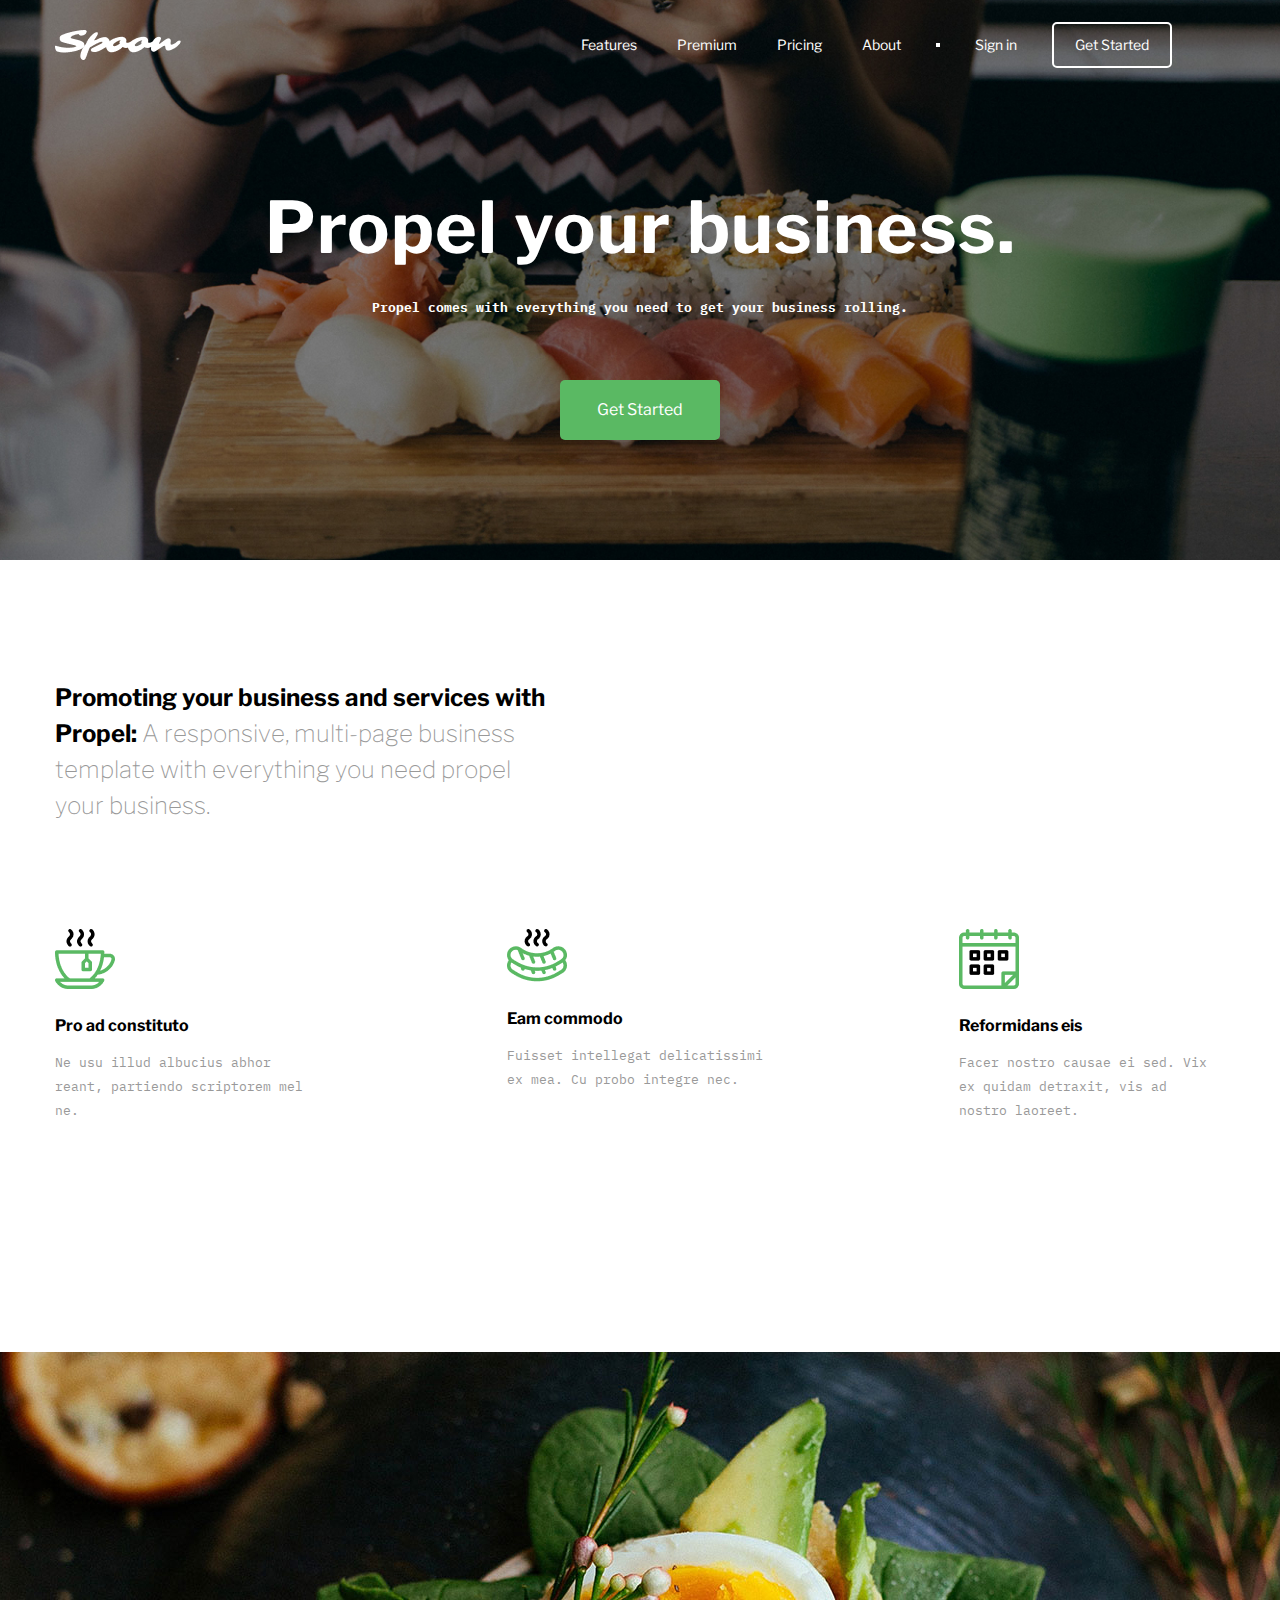
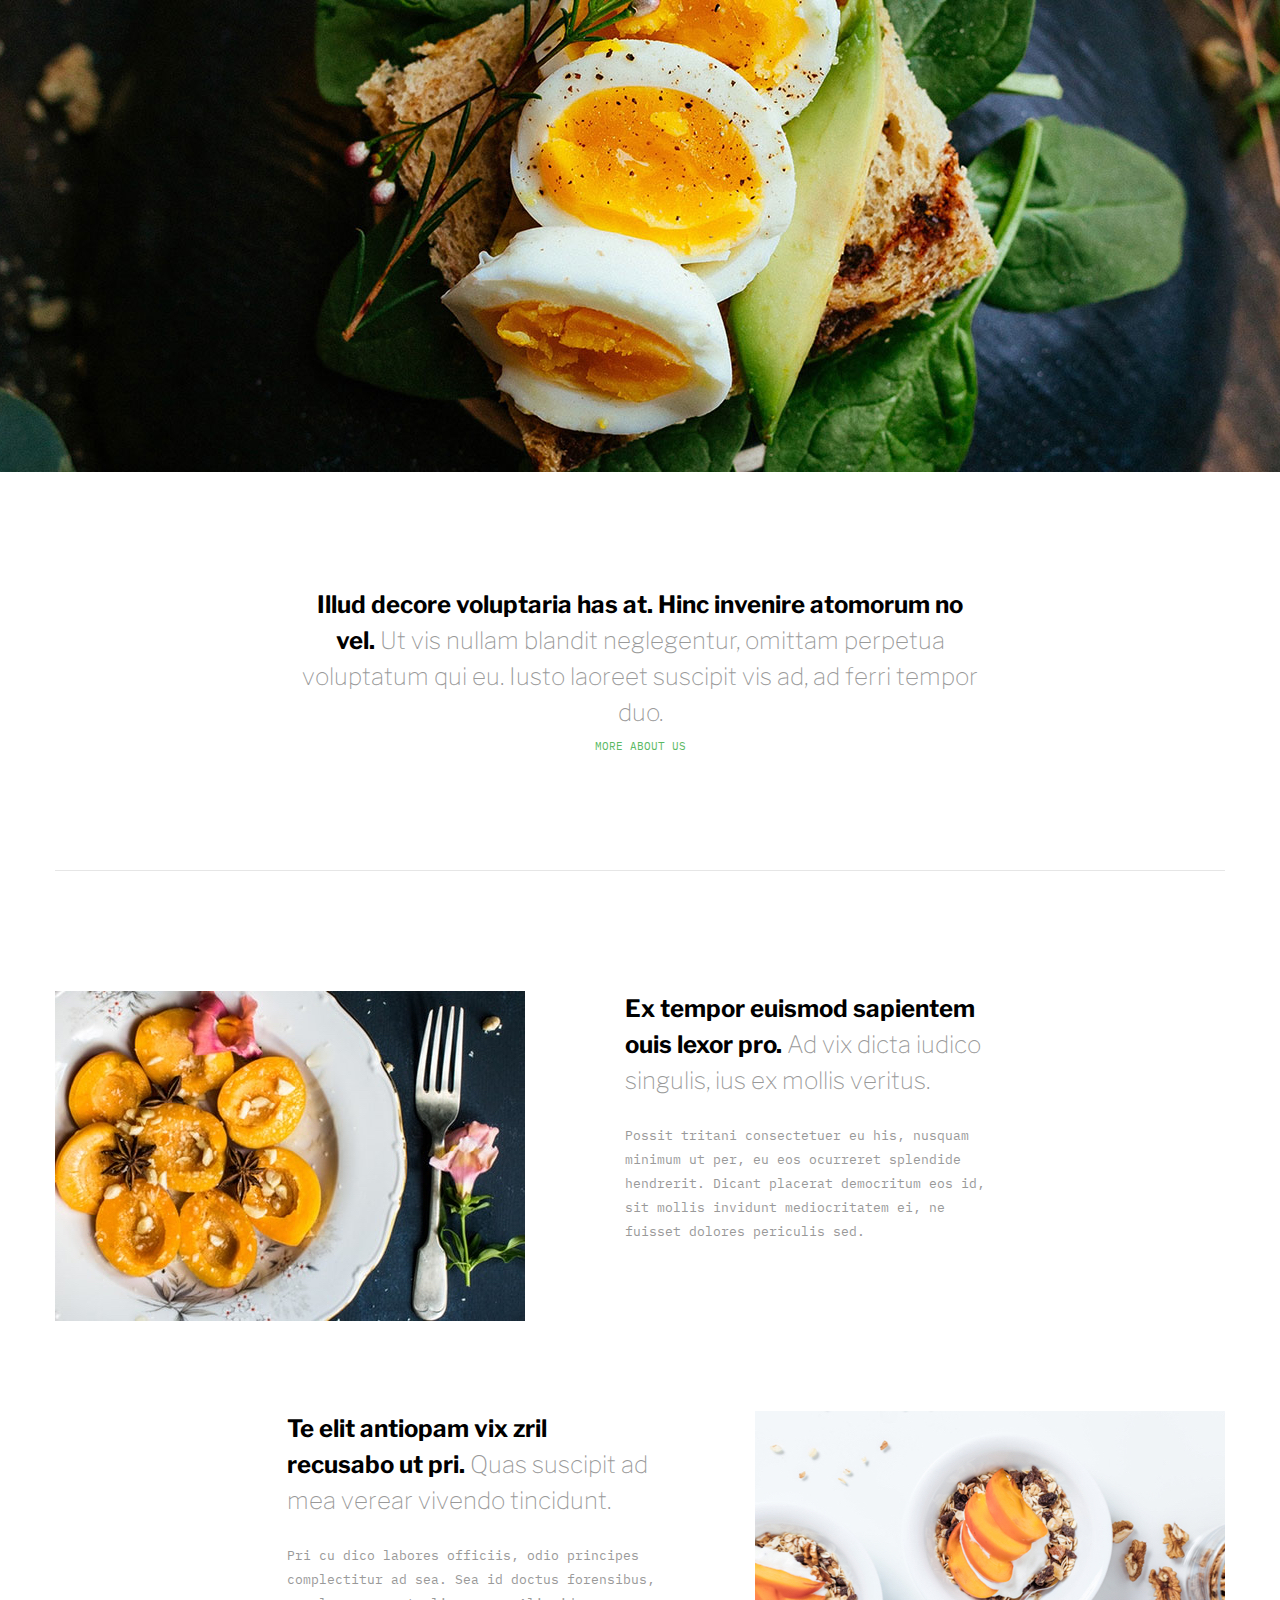
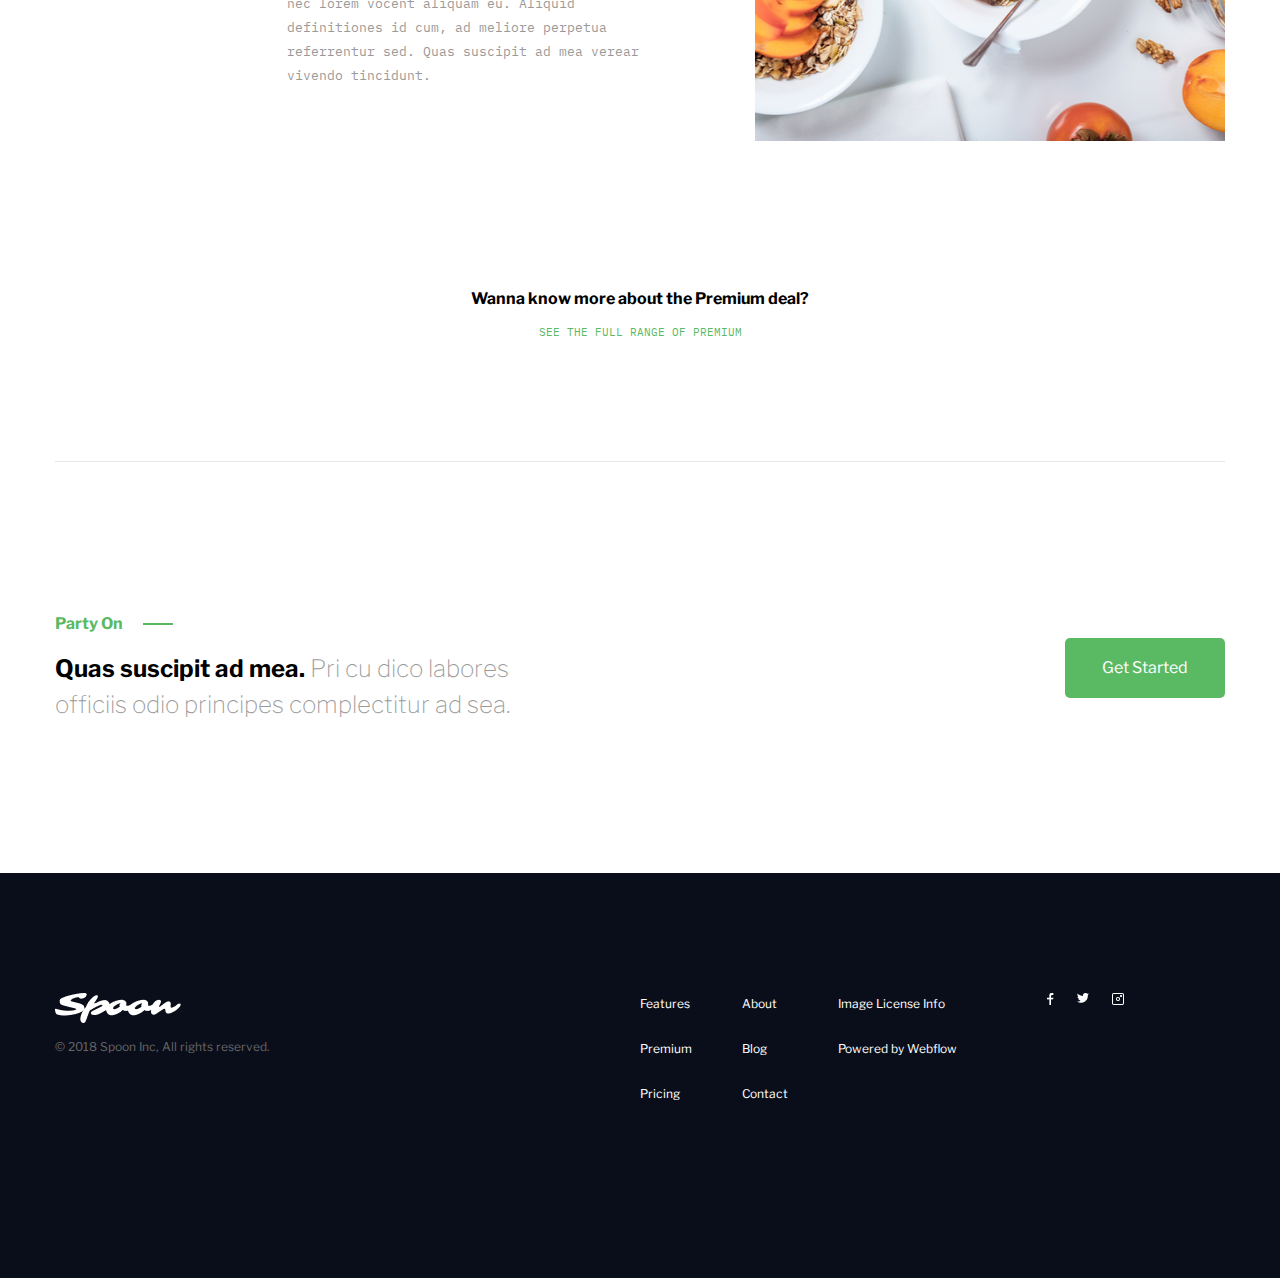
<file: Spoon/index.html>
<!DOCTYPE html>
<html lang="en">

<head>
    <meta charset="UTF-8">
    <meta http-equiv="X-UA-Compatible" content="IE=edge">
    <meta name="viewport" content="width=device-width, initial-scale=1.0">
    <title>Spoon</title>
    <link rel="shortcut icon" href="img/IMAGE (10) (2).png" type="image/x-icon">
    <link rel="stylesheet" href="css/fonts.css">
    <link rel="stylesheet" href="css/style.css">
</head>

<body>
    <div class="wrapper">
        <section class="first_page_background">
            <header class="container header_container">
                <a href="" class="header_logo_link"><img class="header_logo" src="img/IMAGE (10).png" alt="Spoon"></a>
                <ul class="header_menu">
                    <li class="header_list">
                        <a href="#" class="header_link">Features</a>
                    </li>
                    <li class="header_list">
                        <a href="#" class="header_link">Premium</a>
                    </li>
                    <li class="header_list">
                        <a href="#" class="header_link">Pricing</a>
                    </li>
                    <li class="header_list">
                        <a href="#" class="header_link">About</a>
                    </li>
                </ul>
                <div class="header_button">
                    <div class="header_square"></div>
                    <a href="" class="header_sign">Sign in</a>
                    <a href="" class="header_get">Get Started</a>
                </div>
            </header>
            <div class="container">
                <div class="propel_your_business">
                    <h1 class="h1">
                        Propel your business.
                    </h1>
                    <p class="text">
                        Propel comes with everything you need to get your business rolling.
                    </p>
                    <a class="button" href="#">Get Started</a>
                </div>
            </div>
        </section>
        <section class="container container_services">
            <article class="business_and_services">
                <h2>Promoting your business and services with Propel: <span>A responsive, multi-page business template with everything you need propel your business.</span></h2>
            </article>
            <div class="services">
                <div>
                    <img src="img/IMAGE (11).png" alt="coffee">
                    <h3>Pro ad constituto</h3>
                    <p>Ne usu illud albucius abhor reant, partiendo scriptorem mel ne.</p>
                </div>
                <div>
                    <img src="img/IMAGE (12).png" alt="sausage">
                    <h3>Eam commodo</h3>
                    <p>Fuisset intellegat delicatissimi ex mea. Cu probo integre nec.</p>
                </div>
                <div>
                    <img src="img/IMAGE (13).png" alt="calendar">
                    <h3>Reformidans eis</h3>
                    <p>Facer nostro causae ei sed. Vix<br>ex quidam detraxit, vis ad<br>nostro laoreet.</p>
                </div>
            </div>
        </section>
        <section class="eggs">
            <img src="img/IMAGE (1).jpg">
        </section>
        <section class="container container_illud">
            <article class="illud_decore">
                <h2>Illud decore voluptaria has at. Hinc invenire atomorum no vel. <span>Ut vis nullam blandit neglegentur, omittam perpetua voluptatum qui eu. Iusto laoreet suscipit vis ad, ad ferri tempor duo.</span></h2>
            </article>
            <a class="more_about_us" href="#">More About Us</a>
        </section>
        <section class="container container_food">
            <div class="display_start">
                <img src="img/IMAGE (2).jpg">
                <div class="ex_tempor">
                    <h2>Ex tempor euismod sapientem ouis lexor pro. <span>Ad vix dicta iudico singulis, ius ex mollis veritus.</span></h2>
                    <p>Possit tritani consectetuer eu his, nusquam minimum ut per, eu eos ocurreret splendide hendrerit. Dicant placerat democritum eos id, sit mollis invidunt mediocritatem ei, ne fuisset dolores periculis sed.</p>
                </div>
            </div>
            <div class="display_end">
                <div class="te_elit">
                    <h2>Te elit antiopam vix zril recusabo ut pri. <span>Quas suscipit ad mea verear vivendo tincidunt.</span></h2>
                    <p>Pri cu dico labores officiis, odio principes complectitur ad sea. Sea id doctus forensibus, nec lorem vocent aliquam eu. Aliquid definitiones id cum, ad meliore perpetua referrentur sed. Quas suscipit ad mea verear vivendo tincidunt.</p>
                </div>
                <img src="img/IMAGE (3).jpg">
            </div>
            <h3>Wanna know more about the Premium deal?</h3>
            <a href="#">See the full range of Premium</a>
        </section>
        <section class="container">
            <div class="flex_spaceBetween">
                <div class="party_on">
                    <div>
                        <h3>Party On</h3>
                        <div class="line_green"></div>
                    </div>
                    <h2>Quas suscipit ad mea. <span>Pri cu dico labores officiis odio principes complectitur ad sea.</span></h2>
                </div>
                <div>
                    <a href="#" class="button">Get Started</a>
                </div>
            </div>
        </section>
        <footer class="footer_background">
            <div class="container footer_container">
                <div class=" footer_logo ">
                    <a href="#"><img src="img/IMAGE (10).png " alt="spoon "></a>
                    <p>© 2018 Spoon Inc, All rights reserved.</p>
                </div>
                <ul>
                    <li class="footer_list">
                        <a href="# " class="footer_link ">Features</a>
                    </li>
                    <li class="footer_list">
                        <a href="# " class="footer_link ">Premium</a>
                    </li>
                    <li class="footer_list">
                        <a href="# " class="footer_link ">Pricing</a>
                    </li>
                </ul>
                <ul>
                    <li class="footer_list ">
                        <a href="# " class="footer_link ">About</a>
                    </li>
                    <li class="footer_list">
                        <a href="# " class="footer_link ">Blog</a>
                    </li>
                    <li class="footer_list">
                        <a href="# " class="footer_link ">Contact</a>
                    </li>
                </ul>
                <ul>
                    <li class="footer_list">
                        <a href="# " class="footer_link ">Image License Info</a>
                    </li>
                    <li class="footer_list">
                        <a href="# " class="footer_link ">Powered by Webflow</a>
                    </li>
                </ul>
                <div class="social_networks">
                    <a href="#"><img src="img/IMAGE (15).png "></a>
                    <a href="#"><img src="img/IMAGE (16).png "></a>
                    <a href="#"><img src="img/IMAGE (14).png "></a>

                </div>
            </div>
        </footer>
        <div id="arrowTop" hidden></div>
    </div>
    <script src="js/script.js"></script>
</body>

</html>
</file>
<file: Food farming/css/style.css>
*,
::after,
::before {
    margin: 0px;
    padding: 0px;
    border: 0px;
    box-sizing: border-box;
}

a {
    text-decoration: none;
    color: #3F4042;
}

ul,
ol,
li {
    list-style: none;
}

h1,
h2,
h3,
h4,
h5,
h6 {
    font-size: inherit;
    font-weight: inherit;
}

html,
body {
    min-height: 100%;
    font-size: 18px;
    font-weight: 700;
    color: #3F4042;
    font-family: 'Avenir';
}

.wrapper {
    min-height: 100%;
    overflow: hidden;
    position: relative;
}

.grape {
    position: absolute;
    left: 770px;
    z-index: 1;
}

.container {
    max-width: 1320px;
    margin: 0px auto;
}


/*------------header-----------------*/

.header_list {
    z-index: 2;
}

.header_menu {
    display: flex;
    justify-content: center;
    align-items: center;
    margin: 25px 0px 50px;
    font-size: 20px;
    line-height: 27px;
}

.header_list:not(:last-child) {
    margin-right: 60px;
}

.header_link:link,
.header_link:visited {
    padding: 5px;
    transition: all .2s ease;
}

.header_link:hover,
.header_link.active {
    color: #C08D5D;
    font-weight: 700;
}


/*-------------- section h1 + text + button-----------*/

.orange_block {
    height: 634px;
    background-color: #FFFAF3;
    box-shadow: 0px 100px 20px -35px rgb(192, 141, 93, .2);
    margin-bottom: 100px;
}

.text {
    padding-top: 50px;
    margin-left: 120px;
}

.text h1 {
    font-family: 'Playfair Display';
    font-size: 70px;
    text-transform: uppercase;
    width: 350px;
}

.text h1 span {
    margin-top: 81px;
    font-size: 50px;
    font-weight: 700;
}

.text h1 span img {
    margin-left: 20px;
}

.vector {
    margin: 25px 0px 26px;
}

.text p {
    font-weight: 400;
    line-height: 27px;
    width: 505px;
}

.button {
    width: 197px;
    height: 64px;
    border: 2px solid #C08D5D;
    position: relative;
    margin-top: 72px;
    transition: all .2s ease;
}

.button:hover {
    background-color: #f8e7d7;
}

.button a {
    font-weight: 400;
    font-size: 20px;
    line-height: 63px;
    padding-left: 15px;
    display: block;
}

.button_1 {
    position: absolute;
    right: -1px;
    top: -1px;
    height: 62px;
    width: 62px;
    background-color: #C08D5D;
    display: flex;
    justify-content: center;
    align-items: center;
}

.mouse {
    display: block;
    margin: 30px auto 0px;
}
</file>
<file: Food farming/css/fonts.css>
@font-face {
    font-family: 'Avenir';
    src: local('Avenir Roman'), local('Avenir-Roman'), url('../fonts/Avenir-Roman.ttf') format('truetype');
    font-weight: 400;
    font-style: normal;
}

@font-face {
    font-family: 'Avenir';
    src: local('Avenir Heavy'), local('Avenir-Heavy'), url('../fonts/Avenir-Heavy.ttf') format('truetype');
    font-weight: 800;
    font-style: normal;
}

@font-face {
    font-family: 'Avenir';
    src: local('Avenir Medium'), local('Avenir-Medium'), url('../fonts/Avenir-Medium.ttf') format('truetype');
    font-weight: 500;
    font-style: normal;
}

@font-face {
    font-family: 'Playfair Display';
    src: local('Playfair Display'), local('Playfair-Display'), url('../fonts/PlayfairDisplay-VariableFont_wght.ttf') format('truetype');
    font-weight: 700;
    font-style: normal;
}
</file>
<file: PhotoTime/css/fonts.css>
@font-face {
    font-family: 'GothamRounded';
    src: local('GothamRounded bold'), local('GothamRounded-bold'), url('../fonts/GothamRoundedBold_21016.ttf') format('truetype');
    font-weight: 700;
    font-style: normal;
}

@font-face {
    font-family: 'GothamRounded';
    src: local('GothamRounded medium'), local('GothamRounded-medium'), url('../fonts/GothamRoundedMedium_21022.ttf') format('truetype');
    font-weight: 500;
    font-style: normal;
}

@font-face {
    font-family: 'GothamRounded';
    src: local('GothamRounded book'), local('GothamRounded-book'), url('../fonts/GothamRoundedBook_21018.ttf') format('truetype');
    font-weight: 300;
    font-style: normal;
}
</file>
<file: PhotoTime/css/style.css>
*,
::before,
 ::after {
    margin: 0px;
    padding: 0px;
    box-sizing: border-box;
    border: 0px;
}

a {
    text-decoration: none;
}

ul,
ol,
li {
    list-style: none;
}

h1,
h2,
h3,
h4,
h5,
h6 {
    font-size: inherit;
    font-weight: inherit;
}

html,
body {
    min-height: 100%;
    font-size: 16px;
    font-weight: 700;
    font-family: 'GothamRounded';
    scroll-behavior: smooth;
    letter-spacing: 1.5px;
    color: #373737
}

.wrapper {
    min-height: 100%;
    overflow: hidden;
}

.container {
    max-width: 1024px;
    margin: 0px auto;
}


/*------------header----------------*/

.background_header {
    background: url(../img/Livello\ 1.jpg) no-repeat center center;
    background-size: cover;
    height: 100vh;
}

.header_menu {
    display: flex;
    justify-content: center;
    align-items: center;
}

.header_list {
    margin-top: 20px;
    text-transform: uppercase;
}

.header_list:not(:last-child) {
    margin-right: 100px;
}

.header_link:link,
.header_link:visited {
    padding: 10px;
    color: #fff;
    display: block;
    transition: all .4s ease-out;
}

.header_link:hover {
    color: #b38e8e;
}

.display_two {
    display: none;
}

@media (max-width: 1024px) {
    .container {
        max-width: 700px;
    }
    .header_list:not(:last-child) {
        margin-right: 50px;
    }
}

@media (max-width: 700px) {
    .display_first {
        display: none;
    }
    .display_two {
        display: block;
        text-align: center;
    }
    .container {
        max-width: 500px;
    }
    .header_list:not(:last-child) {
        margin-right: 0px;
    }
    .header_list {
        margin-top: 0px;
    }
}


/*-------------------------h1-------------------------*/

.container_flex {
    height: 50vh;
    display: flex;
    justify-content: center;
    align-items: flex-end;
}

.h1 {
    font-size: 36px;
    text-transform: uppercase;
    color: #fff;
    text-align: center;
}

.h1_text {
    font-weight: 500;
    text-align: center;
    color: #fff;
    margin: 10px 0px 26px;
}

.button_header {
    height: 49px;
    width: 166px;
    background-color: #16a085;
    border-radius: 5px;
    margin: 0px auto;
    transition: all .4s ease-out;
}

.button_header_link {
    font-size: 12px;
    line-height: 50px;
    text-transform: uppercase;
    text-align: center;
    color: #fff;
    text-align: center;
    display: block;
}

.button_header:hover {
    background-color: #165da0;
}

@media (max-width: 700px) {
    .container_flex {
        height: 35vh;
    }
}


/*-------------------------secial networks---------------------*/

.social_networks {
    position: absolute;
    margin-left: auto;
    margin-right: auto;
    bottom: 10px;
    left: 0;
    right: 0;
    text-align: center;
}

.social_networks a:not(:last-child) {
    margin-right: 20px;
}


/*---------------------Rappresent your life with a simple photo-----*/

.row_rapresent {
    display: flex;
    padding: 92px 0px 90px 0px;
    position: relative;
}

.rapresent_background {
    background-color: #f5f6f7;
}

.row_rapresent h2 {
    font-size: 18px;
    color: #16a085;
    text-transform: uppercase;
    width: 370px;
}

.row_rapresent p {
    font-size: 12px;
    font-weight: 300;
    line-height: 24px;
    margin: 50px 0px;
    position: relative;
    z-index: 2;
}

.row_rapresent p span {
    color: #000;
}

.phone {
    position: absolute;
    right: 0px;
}

.phone img {
    z-index: -1;
}

.button {
    margin: 0px;
}

@media (max-width: 700px) {
    .phone,
    .row_rapresent br {
        display: none;
    }
    .row_rapresent {
        justify-content: center;
        text-align: center;
    }
    .button {
        margin: 0px auto;
    }
    .row_rapresent h2 {
        margin: 0px auto;
    }
}


/*------------------------ Design --------*/

.row_design {
    display: flex;
    justify-content: space-between;
    padding-top: 146px;
}

.row_design h2 {
    font-size: 18px;
    color: #16a085;
    text-transform: uppercase;
}

.row_design p {
    font-size: 12px;
    font-weight: 300;
    line-height: 24px;
    margin: 50px 0px;
}

.row_design p span {
    color: #000;
}

.iphone2 {
    display: none;
}

@media (max-width: 1024px) {
    .row_design br {
        display: none;
    }
    .row_design div {
        text-align: center;
        margin-left: 5px;
        margin: 0px auto;
    }
}

@media (max-width: 700px) {
    .row_design {
        display: block;
        position: relative;
        padding-top: 180px;
    }
    .row_design div {
        margin-left: 0px;
    }
    .iphone2 {
        display: block;
        position: absolute;
        z-index: -1;
        left: 0;
        right: 0;
        top: 10%;
        margin: auto;
    }
    .iphone1 {
        display: none;
    }
    .row_rapresent {
        justify-content: center;
        margin: 0px auto;
    }
    .row_design h2 {
        color: rgb(56, 9, 9);
        text-align: center;
        text-decoration: underline;
    }
    .row_design p {
        width: 250px;
        margin: 30px auto;
    }
    .row_design .button {
        margin: 0px auto;
        background-color: rgb(56, 9, 9);
    }
}


/*------------------------arrow----------------------*/

.arrow_flex {
    display: flex;
    justify-content: flex-end;
}

.arrow {
    width: 10px;
    height: 10px;
    border-top: 3px solid #000;
    border-right: 3px solid #000;
    margin-bottom: 10px;
    cursor: pointer;
}

.left_community {
    margin-right: 10px;
}


/*--------------------------our community--------------*/

._our_community {
    padding: 95px 0px 119px 0px;
}

.left_community {
    transform: rotate(-135deg);
}

.right_community {
    transform: rotate(45deg);
}

.row_our_community {
    display: flex;
    justify-content: space-between;
    align-items: center;
}

.our_community {
    text-align: center;
}

.our_community h2 {
    line-height: 20px;
    text-transform: uppercase;
    margin: 30px auto 20px;
}

.our_community p {
    font-size: 10px;
    font-weight: 500;
    width: 142px;
    margin: 0px auto;
}

.noactive {
    display: none;
}

.active {
    display: block;
}

@media (max-width: 1024px) {
    .car {
        display: none;
    }
}

@media (max-width: 700px) {
    .slider_photo img {
        width: 350px;
    }
}

@media (max-width: 500px) {
    .container {
        max-width: 350px;
    }
    .slider_photo img {
        width: 180px;
    }
}


/*---------------------------- Subscribe -------------------*/

.background_subscribe {
    background: url(../img/Livello\ 3.jpg) no-repeat center center;
    background-size: cover;
    height: 100vh;
}

.row_subscribe h2 {
    font-size: 24px;
    color: #fff;
}

.textarea {
    display: flex;
    justify-content: center;
    margin-top: 30px;
}

.row_subscribe input {
    width: 280px;
    height: 60px;
    border-radius: 5px 0px 0px 5px;
}

::placeholder,
input:focus {
    font-weight: 500;
    color: #373737;
    text-transform: uppercase;
    padding-left: 20px;
    box-sizing: border-box;
}

input:focus::placeholder {
    color: transparent;
}

input:focus {
    text-transform: none;
}

.checkmark {
    display: inline-block;
    width: 63px;
    height: 60px;
    border-radius: 0px 5px 5px 0px;
    background-color: #16a085;
    position: relative;
    cursor: pointer;
    transition: all .4s ease-out;
}

.checkmark:hover {
    background-color: #165da0;
}

.checkmark_stem {
    position: absolute;
    width: 6px;
    height: 15px;
    border-radius: 2px;
    background-color: #fff;
    left: 47%;
    top: 39%;
    transform: rotate(45deg);
}

.checkmark_kick {
    position: absolute;
    width: 8px;
    height: 6px;
    border-radius: 2px;
    background-color: #fff;
    left: 36%;
    top: 47%;
    transform: rotate(45deg);
}


/*----------------download------------------*/

.row_download {
    padding: 95px 0px 115px 0px;
}

.download_h2 {
    font-size: 20px;
    text-align: center;
    text-transform: uppercase;
    margin-bottom: 5px;
}

.row_download p {
    font-size: 12px;
    line-height: 22px;
    font-weight: 500;
    text-align: center;
    text-transform: uppercase;
}

.download_button_flex {
    margin-top: 45px;
    display: flex;
    justify-content: center;
    flex-wrap: wrap;
}

.download_button {
    height: 55px;
    width: 295px;
    background-color: #1abc9c;
    border-radius: 5px;
    display: flex;
    align-items: center;
    justify-content: flex-end;
    cursor: pointer;
    transition: all .4s ease-out;
}

.download_button:hover {
    background-color: #165da0;
}

.download_button a {
    display: block;
    text-transform: uppercase;
    color: #fff;
    padding-left: 25px;
    width: 100%;
    line-height: 55px;
}

.download_button:not(:last-of-type) {
    margin-right: 25px;
}

.apple,
.android {
    width: 55px;
    height: 55px;
    background-color: #16a085;
    border-radius: 0px 5px 5px 0px;
    display: flex;
    align-items: center;
    justify-content: center;
}

@media (max-width: 700px) {
    .download_button:not(:last-of-type) {
        margin: 0px 0px 20px 0px
    }
}


/*---------------footer-----------------*/

.row_footer {
    display: flex;
    justify-content: space-between;
    align-items: center;
    margin: 45px 0px 35px 0px;
}

.row_footer a {
    text-transform: uppercase;
    padding-right: 5px;
}

.link:not(:last-of-type) {
    border-right: 2px solid #16a085;
    margin-right: 5px;
}

.row_footer p {
    margin-top: 20px;
}

.row_footer p,
.row_footer a {
    font-size: 14px;
    color: #373737;
}
</file>
<file: Pompeo/css/fonts.css>
@font-face {
    font-family: 'Lato';
    src: local('Lato regular'), local('Lato-regular'), url('../fonts/Lato/Lato-Regular.ttf') format('truetype');
    font-weight: 400;
    font-style: normal;
}

@font-face {
    font-family: 'Poppins';
    src: local('Poppins regular'), local('Poppins-regular'), url('../fonts/Poppins/Poppins-Regular.ttf') format('truetype');
    font-weight: 400;
    font-style: normal;
}

@font-face {
    font-family: 'Poppins';
    src: local('Poppins bold'), local('Poppins-bold'), url('../fonts/Poppins/Poppins-Bold.ttf') format('truetype');
    font-weight: 700;
    font-style: normal;
}

@font-face {
    font-family: 'Libre';
    src: local('Libre regular'), local('Libre-regular'), url('../fonts/Libre_Franklin/LibreFranklin-Regular.ttf') format('truetype');
    font-weight: 400;
    font-style: normal;
}

@font-face {
    font-family: 'Libre';
    src: local('LaLibreto regular'), local('Libre-regular'), url('../fonts/Libre_Franklin/LibreFranklin-Bold.ttf') format('truetype');
    font-weight: 700;
    font-style: normal;
}

@font-face {
    font-family: 'Playfair';
    src: local('Playfair regular'), local('Playfair-regular'), url('../fonts/Playfair_Display/PlayfairDisplay-Regular.ttf') format('truetype');
    font-weight: 400;
    font-style: normal;
}

@font-face {
    font-family: 'Pacifico';
    src: local('Pacifico regular'), local('Pacifico-regular'), url('../fonts/Pacifico/Pacifico-Regular.ttf') format('truetype');
    font-weight: 400;
    font-style: normal;
}
</file>
<file: Pompeo/css/style.css>
*,
::after,
::before {
    margin: 0px;
    padding: 0px;
    border: 0px;
    box-sizing: border-box;
}

a {
    text-decoration: none;
}

ul,
ol,
li {
    list-style: none;
}

h1,
h2,
h3,
h4,
h5,
h6 {
    font-size: inherit;
    font-weight: inherit;
}

img {
    vertical-align: top;
}

html,
body {
    min-height: 100%;
    font-size: 14px;
    font-weight: 400;
    font-family: 'Libre';
    color: #000;
    scroll-behavior: smooth;
}

.wrapper {
    min-height: 100%;
    overflow: hidden;
}

.container {
    margin: 0px auto;
    width: 1152px;
}

@media (max-width: 1370px) {
    .container {
        width: 1052px;
    }
}

@media (max-width: 1120px) {
    .container {
        width: 880px;
    }
}

@media (max-width: 920px) {
    .container {
        width: 680px;
    }
}

@media (max-width: 720px) {
    .container {
        width: 520px;
    }
}

@media (max-width: 550px) {
    .container {
        width: 380px;
    }
}


/*----------------------------hamburger------------------------*/

.hamburger-menu {
    display: none;
}

#menu__toggle {
    opacity: 0;
}

.menu__btn {
    display: flex;
    align-items: center;
    position: fixed;
    top: 20px;
    left: 20px;
    width: 26px;
    height: 26px;
    cursor: pointer;
    z-index: 1;
}

.menu__btn>span,
.menu__btn>span::before,
.menu__btn>span::after {
    display: block;
    position: absolute;
    width: 100%;
    height: 2px;
    background-color: #616161;
}

.menu__btn>span::before {
    content: '';
    top: -8px;
}

.menu__btn>span::after {
    content: '';
    top: 8px;
}

.menu__box {
    display: block;
    position: fixed;
    visibility: hidden;
    top: 0;
    left: -100%;
    width: 100%;
    height: 100%;
    margin: 0;
    padding: 80px 0;
    text-align: center;
    background-color: #ECEFF1;
    box-shadow: 1px 0px 6px rgba(0, 0, 0, .2);
}

#menu__toggle:checked~.menu__btn>span {
    transform: rotate(45deg);
}

#menu__toggle:checked~.menu__btn>span::before {
    top: 0;
    transform: rotate(0);
}

#menu__toggle:checked~.menu__btn>span::after {
    top: 0;
    transform: rotate(90deg);
}

#menu__toggle:checked~.menu__box {
    visibility: visible;
    left: 0;
}


/*----------------------------------- header -----------------------------------------*/

.header_container {
    display: flex;
    align-items: center;
    height: 90px;
}

.header_menu {
    display: flex;
}

.header_list:not(:last-child) {
    margin-right: 40px;
}

.header_logo {
    margin-right: 620px;
    font-size: 33px;
    color: #000;
    line-height: 40px;
    font-family: 'Pacifico';
    text-align: center;
}

.header_link {
    font-family: 'Poppins';
    font-size: 12px;
    line-height: 22px;
    letter-spacing: 2px;
    color: #6C6C6C;
    text-transform: uppercase;
    transition: color .3s ease;
}

.header_link:hover {
    color: #AC1313;
}

.header_shop {
    padding-left: 16px;
    margin-left: 20px;
    border-left: 1px solid #EBEBEB;
    color: #000;
    height: 38px;
    width: 1px;
    display: flex;
    align-items: center;
}

.basket {
    margin-right: 5px;
}

@media (max-width: 1370px) {
    .header_logo {
        margin-right: 510px;
    }
}

@media (max-width: 1120px) {
    .header_logo {
        margin-right: 340px;
    }
}

@media (max-width: 920px) {
    .header_logo {
        margin-right: 150px;
    }
}

@media (max-width: 720px) {
    .header_logo {
        margin-right: 70px;
        font-size: 23px;
        line-height: 30px;
    }
    .header_link {
        font-size: 10px;
        line-height: 18px;
        letter-spacing: 1px;
    }
}

@media (max-width: 550px) {
    .header_menu {
        display: none;
    }
    .header_logo {
        margin: 0px 10px 0px -70px;
    }
    .header_list:not(:last-child) {
        margin-right: 0px;
    }
    .hamburger-menu {
        display: block;
        z-index: 5;
    }
    .header_list {
        margin-top: 20px;
    }
    .header_link {
        font-size: 20px;
        line-height: 30px;
        letter-spacing: 2px;
    }
}


/*----------------------------------- first screen --------------------------*/

.first_screen_background {
    background: url(../img/background.jpg) no-repeat center center;
    background-size: cover;
    z-index: -2;
}

.first_screen_container {
    display: flex;
    padding: 192px 0px 212px;
    position: relative;
}

.unique_porcelain {
    width: 576px;
    z-index: 2;
}

.h4 {
    font-family: 'Poppins';
    font-weight: 700;
    line-height: 24px;
    letter-spacing: 2px;
    text-align: start;
    text-transform: uppercase;
    color: #D77474;
    margin-bottom: 12px;
}

.unique_porcelain h1 {
    font-family: 'Poppins';
    font-weight: 700;
    font-size: 48px;
    line-height: 58px;
}

.unique_porcelain h1 span {
    font-family: 'Playfair';
    font-size: 68px;
    line-height: 68px;
    color: #AC1313;
}

.unique_porcelain p {
    font-size: 16px;
    line-height: 26px;
    color: #6C6C6C;
    margin: 14px 0px 51px;
}

.button {
    display: block;
    width: 201px;
    height: 62px;
    line-height: 62px;
    font-family: 'Poppins';
    font-weight: 700;
    font-size: 12px;
    letter-spacing: 1px;
    color: #fff;
    background-color: #AC1313;
    text-align: center;
    text-transform: uppercase;
    transition: background-color 0.3s ease;
    cursor: pointer;
}

.button:hover {
    background-color: #7a1010;
}

.first_screen_vase {
    position: absolute;
    right: -110px;
    top: 20%;
    width: 784px;
}

@media (max-width: 1370px) {
    .first_screen_vase {
        position: absolute;
        right: 0px;
        top: 30%;
        z-index: 1;
    }
    .first_screen_vase img {
        position: absolute;
        right: 20px;
        top: 25%;
        width: 600px;
        z-index: 1;
    }
}

@media (max-width: 1120px) {
    .first_screen_container {
        padding: 100px 0px 212px;
    }
    .unique_porcelain h1 {
        width: 380px;
        font-size: 32px;
        line-height: 42px;
    }
    .unique_porcelain h1 span {
        font-size: 32px;
        line-height: 42px;
    }
    .unique_porcelain p {
        width: 320px;
    }
    .first_screen_vase img {
        width: 500px;
    }
}

@media (max-width: 920px) {
    .first_screen_container {
        padding: 100px 0px 162px;
    }
    .first_screen_vase img {
        width: 400px;
    }
}

@media (max-width: 720px) {
    .first_screen_vase img {
        width: 370px;
    }
    .unique_porcelain h1 {
        font-size: 22px;
        line-height: 38px;
    }
    .unique_porcelain h1 span {
        font-size: 22px;
        line-height: 38px;
    }
    .unique_porcelain p {
        font-size: 12px;
        line-height: 22px;
        width: 200px;
    }
    .button {
        width: 160px;
        font-size: 10px;
    }
    .h4 {
        font-size: 10px;
        line-height: 14px;
    }
}

@media (max-width: 550px) {
    .h4 {
        text-align: center;
    }
    .unique_porcelain h1 {
        text-align: center;
    }
    .button,
    .unique_porcelain p {
        margin: 20px auto 0px;
    }
    .first_screen_vase img {
        display: none;
    }
}


/*--------------------------Porcelain & Pottery--------------------------------*/

.porcelain {
    padding: 120px 0px;
    border-bottom: 1px solid #EBEBEB;
}

.textCenter {
    text-align: center;
}

.porcelain_pottery {
    font-family: 'Poppins';
    font-weight: 700;
    font-size: 48px;
    font-weight: 58px;
    text-align: center;
}

.porcelain_pottery span {
    font-family: 'Playfair';
    font-size: 68px;
    line-height: 68px;
    color: #AC1313;
}

.tableware {
    margin: 60px 0px 90px;
}

.tableware img:not(:last-of-type) {
    margin-right: 151px;
}

.hand_grafted_flex {
    display: flex;
    justify-content: space-between;
    align-items: center;
}

.hand_grafted_flex h3 {
    font-family: 'Poppins';
    font-weight: 700;
    font-size: 29px;
    line-height: 36px;
    width: 320px;
}

.hand_grafted_flex p {
    line-height: 24px;
    color: #6C6C6C;
    width: 501px;
    margin-top: 26px;
}

@media (max-width: 1120px) {
    .tableware img:not(:last-of-type) {
        margin-right: 50px;
    }
    .tableware img {
        width: 230px;
    }
    .hand_grafted_flex p {
        width: 400px;
    }
}

@media (max-width: 920px) {
    .tableware img:not(:last-of-type) {
        margin-right: 20px;
    }
    .tableware img {
        width: 200px;
    }
    .hand_grafted_flex p {
        width: 330px;
    }
}

@media (max-width: 720px) {
    .porcelain_pottery {
        font-size: 28px;
        font-weight: 38px;
    }
    .hand_grafted_flex h3 {
        font-size: 18px;
        line-height: 26px;
        width: 260px;
    }
    .hand_grafted_flex p {
        line-height: 18px;
        font-size: 10px;
        margin-top: 26px;
    }
    .tableware img:not(:last-of-type) {
        margin-right: 10px;
    }
    .tableware img {
        width: 150px;
    }
    .hand_grafted_flex p {
        width: 230px;
    }
}

@media (max-width: 550px) {
    .tableware img:not(:last-of-type) {
        margin: 10px auto 0;
    }
    .tableware img {
        display: block;
        width: 220px;
        margin: 10px auto 0;
    }
    .hand_grafted_flex h3 {
        font-size: 16px;
        width: 180px;
    }
    .hand_grafted_flex p {
        width: 181px;
        margin-top: 10px;
    }
}


/*----------------------------Gold & Black Pottery-----------------------------------*/

.container_gold {
    border-bottom: 1px solid #EBEBEB;
}

.gold_flex {
    display: flex;
    justify-content: start;
    align-items: center;
    padding: 77px 0px 49px;
}

.gold_vase {
    display: block;
    margin-right: 86px;
}

.gold_vase div,
.vase_orange div {
    width: 500px;
    height: 220px;
    background-color: #F5F5F5;
    z-index: -1;
    margin-top: -350px;
}

.vase_orange div {
    margin-top: -330px;
}

.gold_vase img {
    width: 240px;
}

.gold_vase img,
.vase_orange img {
    display: block;
    margin: 0px auto;
}

.gold_flex h3,
.orange_ceramic_flex h3 {
    font-family: 'Poppins';
    font-size: 24px;
    font-weight: 700;
    line-height: 34px;
}

.gold_flex p,
.orange_ceramic_flex p {
    line-height: 24px;
    color: #6C6C6C;
    margin: 23px 0px 27px;
    width: 388px;
}

.gold_flex a,
.orange_ceramic_flex a {
    font-family: 'Poppins';
    font-size: 14px;
    font-weight: 700;
    line-height: 24px;
    color: #000;
}

.orange_ceramic_flex {
    display: flex;
    justify-content: start;
    align-items: center;
}

.vase_orange {
    display: block;
    margin-left: 190px;
    height: 417px;
}

.vase_orange img {
    width: 350px;
}

@media (max-width: 1370px) {
    .gold_vase div,
    .vase_orange div {
        width: 400px;
    }
}

@media (max-width: 1120px) {
    .vase_orange {
        margin-left: 90px;
    }
}

@media (max-width: 920px) {
    .gold_vase {
        margin-right: 46px;
    }
    .gold_vase img {
        width: 160px;
    }
    .gold_vase div,
    .vase_orange div {
        display: none;
    }
    .vase_orange {
        margin-left: 20px;
        height: 300px;
    }
    .vase_orange img {
        width: 250px;
    }
}

@media (max-width: 720px) {
    .gold_flex h3,
    .orange_ceramic_flex h3 {
        font-size: 18px;
        line-height: 28px;
    }
    .gold_flex p,
    .orange_ceramic_flex p {
        line-height: 20px;
        font-size: 10px;
        width: 288px;
    }
    .gold_flex a,
    .orange_ceramic_flex a {
        font-size: 8px;
        line-height: 14px;
    }
    .gold_vase {
        margin-right: 10px;
    }
    .vase_orange {
        margin-left: 10px;
        height: 238px;
    }
    .vase_orange img {
        width: 200px;
    }
}

@media (max-width: 550px) {
    .gold_flex p,
    .orange_ceramic_flex p {
        width: 188px;
        margin: 8px 0px 5px;
    }
}


/*------------------------Pottery Collection-----------------------*/

.pottery_collection h4 {
    margin: 121px 0px 17px;
}

.pottery_collection h2 {
    font-family: 'Poppins';
    font-weight: 700;
    font-size: 40px;
    line-height: 50px;
    text-align: center;
    margin-bottom: 63px;
}

.shop_ware_line {
    display: flex;
    justify-content: space-between;
    align-items: center;
    margin-top: 20px;
}

.ware {
    width: 371px;
}

.shop_ware_line h3 {
    font-size: 16px;
    line-height: 26px;
    color: #6C6C6C;
    margin-top: 20px;
}

.shop_ware_line p {
    font-family: 'Poppins';
    line-height: 24px;
    margin-bottom: 15px;
}

.shop_ware_line>div {
    border-bottom: 1px solid #EBEBEB;
}

.view_button {
    margin: 60px auto 120px;
    width: 214px;
}

@media (max-width: 1370px) {
    .ware {
        width: 331px;
    }
}

@media (max-width: 1120px) {
    .ware {
        width: 281px;
    }
}

@media (max-width: 920px) {
    .ware {
        width: 221px;
    }
}

@media (max-width: 720px) {
    .ware {
        width: 170px;
    }
    .view_button {
        width: 180px;
    }
    .pottery_collection h2 {
        font-size: 30px;
        line-height: 40px;
    }
}

@media (max-width: 550px) {
    .shop_ware_line {
        display: block;
        margin-top: 0px;
        text-align: center;
    }
    .shop_ware_line>div {
        margin-top: 20px;
    }
    .ware {
        width: 281px;
    }
}


/*-----------------------Ready to start shopping?-----------------------------*/

.ready_background {
    background: url(../img/background_ready.jpg) no-repeat center center;
    background-size: cover;
}

.container_ready {
    padding: 120px 0px;
}

.container_ready h2 {
    font-size: 36px;
    line-height: 46px;
    font-family: 'Poppins';
    font-weight: 700;
}

.container_ready p {
    font-weight: 700;
    font-size: 16px;
    line-height: 24px;
    color: #6C6C6C;
    width: 421px;
    margin: 13px 0px 30px;
}

.container_ready p span {
    font-weight: 400;
    color: #AC1313;
}

.button_ready {
    width: 195px;
}

@media (max-width: 920px) {
    .container_ready p {
        width: 321px;
    }
}

@media (max-width: 720px) {
    .container_ready h2 {
        font-size: 26px;
        line-height: 36px;
    }
    .container_ready p {
        width: 221px;
    }
    .button_ready {
        width: 175px;
    }
}

@media (max-width: 550px) {
    .container_ready {
        padding: 40px 0px;
    }
}


/*---------------------------Latest news & New updates----------------------*/

.latest_news {
    padding: 122px 0px 162px;
}

.latest_news img {
    display: block;
    margin: 0px auto;
    width: 80px;
    height: 80px;
    margin-bottom: 40px;
}

.latest_news h2 {
    font-family: 'Poppins';
    font-size: 40px;
    line-height: 50px;
    text-align: center;
    margin: 20px 0px 60px;
}

.latest_news h2 span {
    font-family: 'Playfair';
    font-size: 68px;
    line-height: 68x;
    color: #AC1313;
}

input {
    width: 320px;
    height: 45px;
    border: 1px solid #EBEBEB;
    padding-left: 40px;
}

input:focus {
    outline: none;
}

::placeholder {
    font-family: 'lato';
    line-height: 20px;
    color: #A1A1A1;
}

button {
    width: 175px;
    height: 45px;
    background-color: #000;
    color: #fff;
    text-transform: uppercase;
    text-align: center;
    transition: all .8s ease;
    cursor: pointer;
}

button:hover {
    background-color: #fff;
    color: #000;
    border: 2px solid #000;
}

.purple_square {
    display: flex;
    justify-content: center;
    align-items: center;
    margin-top: 40px;
}

.purple_square div {
    width: 13px;
    height: 13px;
    background-color: #8534FF;
    margin-right: 10px;
}

.purple_square p {
    font-family: 'lato';
    line-height: 20px;
    color: #A1A1A1;
}

@media (max-width: 720px) {
    .latest_news h2 {
        font-size: 30px;
        line-height: 40px;
    }
    .latest_news h2 span {
        font-size: 58px;
        line-height: 58x;
    }
}

@media (max-width: 550px) {
    input {
        width: 220px;
    }
    button {
        width: 115px;
    }
}


/*----------------------------
                                        Pompeo 
I have always striven to fix beauty in wood, stone, glass or pottery, that has been my creed.
------------------------------------------*/

.contact_background {
    background: rgba(219, 219, 219, 0.1);
}

.container_contact {
    padding: 120px 0px 160px;
    border-top: 1px solid #EBEBEB;
    border-bottom: 1px solid #EBEBEB;
}

.container_contact h2 {
    font-family: 'Pacifico';
    font-size: 33px;
    line-height: 40px;
    text-align: center;
}

.i_have {
    line-height: 24px;
    text-align: center;
    width: 340px;
    margin: 30px auto 70px;
    color: #6C6C6C;
}

.contact_flex {
    display: flex;
    justify-content: center;
    align-items: center;
}

.contact_flex>div:not(:last-of-type) {
    margin-right: 200px;
}

.contact_flex div img {
    width: 40px;
}

.contact_flex div h3 {
    font-family: 'Poppins';
    font-size: 13px;
    line-height: 23px;
    letter-spacing: 1px;
    margin: 10px 0px 20px;
    text-transform: uppercase;
}

.contact_flex div p {
    line-height: 24px;
    color: #6C6C6C;
}

@media (max-width: 920px) {
    .contact_flex>div:not(:last-of-type) {
        margin-right: 100px;
    }
}

@media (max-width: 720px) {
    .contact_flex>div:not(:last-of-type) {
        margin-right: 40px;
    }
}

@media (max-width: 550px) {
    .contact_flex>div:not(:last-of-type) {
        margin-right: 10px;
    }
    .contact_flex div p {
        font-size: 10px;
        line-height: 14px;
    }
}


/*----------------------footer---------------------------------*/

.footer_background {
    background: rgba(219, 219, 219, 0.1);
}

.footer_container {
    padding: 33px 0px 30px;
}

.foonter_menu {
    display: flex;
    justify-content: center;
    align-items: center;
}

.footer_list {
    font-size: 12px;
    line-height: 22px;
    text-align: center;
    color: #6C6C6C;
}

.footer_list:not(:last-of-type) {
    margin-right: 10px;
}

.footer_link {
    color: #000;
    transition: color .3s ease;
}

.footer_link:hover {
    color: #6C6C6C;
}

@media (max-width: 550px) {
    .footer_list {
        font-size: 8px;
        line-height: 14px;
    }
}


/*----------------------- scroll up(arrowTop) --------------------------*/

#arrowTop {
    width: 25px;
    height: 25px;
    border-top: 5px solid #999999;
    border-right: 5px solid #999999;
    margin-right: 60px;
    transform: rotate(-45deg);
    position: fixed;
    bottom: 30px;
    right: -25px;
    cursor: pointer;
    transition: all .4s ease;
}

#arrowTop:hover {
    border-top: 5px solid #625c5c;
    border-right: 5px solid #625c5c;
}
</file>
<file: Richard/css/fonts.css>
@font-face {
    font-family: 'Gothic';
    src: local('Gothic bold'), local('Gothic-bold'), url('../fonts/GothicA1-Bold.ttf') format('truetype');
    font-weight: 700;
    font-style: normal;
}

@font-face {
    font-family: 'Gothic';
    src: local('Gothic regular'), local('Gothic-regular'), url('../fonts/GothicA1-Regular.ttf') format('truetype');
    font-weight: 400;
    font-style: normal;
}
</file>
<file: Richard/css/style.css>
*,
::after,
::before {
    margin: 0px;
    padding: 0px;
    border: 0px;
    box-sizing: border-box;
}

a {
    text-decoration: none;
    color: #fff
}

ul,
ol,
li {
    list-style: none;
}

h1,
h2,
h3,
h4,
h5,
h6 {
    font-weight: inherit;
    font-size: inherit;
}

html,
body {
    min-height: 100%;
    font-size: 16px;
    font-weight: 400;
    font-family: 'Gothic';
    color: #fff;
    scroll-behavior: smooth;
}

.wrapper {
    min-height: 100%;
    overflow: hidden;
    position: relative;
}

.container {
    max-width: 1152px;
    margin: 0px auto;
    width: 100%;
}

@media (max-width:1240px) {
    .container {
        max-width: 1024px;
    }
}

@media (max-width:1100px) {
    .container {
        max-width: 912px;
    }
}

@media (max-width:950px) {
    .container {
        max-width: 768px;
    }
}

@media (max-width:790px) {
    .container {
        max-width: 568px;
    }
}

@media (max-width:600px) {
    .container {
        max-width: 368px;
    }
}


/*------------------- button general ---------------*/

.button {
    background-color: #FC0A7E;
    border-radius: 5px;
    text-align: center;
    display: block;
    transition: all .3s ease;
    color: #fff;
}


/*--------------- justify-content: space-between; margin-bottom: 160px; ----------- */

.container_flex {
    display: flex;
    justify-content: space-between;
    align-items: center;
    margin-bottom: 160px;
}


/*-----------------header---------------*/

.scroll {
    width: 100%;
    position: fixed;
    z-index: 3;
    transition: all .4s ease;
}

.scroll_active {
    background-color: #000;
    height: 60px;
    opacity: .9;
    transition: all .4s ease;
}

.header_navScroll {
    height: 60px;
}

.header_nav {
    height: 100px;
    display: flex;
    justify-content: space-between;
    align-items: center;
    width: inherit;
    max-width: inherit;
    z-index: 3;
    transition: all .4s ease;
}

.header_navScroll {
    height: 60px;
}

.header_menu {
    display: flex;
}

.header_list {
    margin-right: 30px;
}

.header_link {
    font-size: 15px;
    line-height: 20px;
    transition: all .3s ease;
}

.header_link:hover {
    color: #a09494;
}

@media (max-width:600px) {
    .header_logo {
        width: 80px;
    }
    .header_link {
        font-size: 12px;
        margin-top: 20px;
    }
    .header_menu {
        flex-wrap: wrap;
        margin-left: 30px;
    }
}


/*-----------first page--------------*/

.first_page {
    background: linear-gradient(to right, #CF0063, #450E4B);
    height: 100vh;
}

.first_page_flex {
    display: flex;
    justify-content: space-between;
    align-items: center;
    padding-top: 120px;
}

.momentum_all {
    margin-top: -60px;
}

.momentum {
    font-size: 80px;
    line-height: 80px;
}

.momentum_text {
    font-size: 30px;
    line-height: 44px;
    white-space: nowrap;
    margin: 10px 0px 45px 0px;
}

.first_page_phone {
    margin-left: -70px;
}

.momentum_button {
    width: 170px;
    height: 66px;
    line-height: 66px;
}

.momentum_button:hover,
.button_download:hover {
    border: 1px solid #B04BB3;
    background-color: transparent;
}

@media (max-width:1240px) {
    .momentum_text {
        white-space: normal
    }
}

@media (max-width:950px) {
    .first_page_flex {
        padding-top: 220px;
        align-items: flex-start;
    }
    .first_page_phone {
        margin-top: -50px;
        margin-left: -180px;
        transform: rotate(-8deg);
    }
}

@media (max-width:790px) {
    .first_page_flex {
        padding-top: 150px;
        align-items: flex-start;
    }
    .momentum {
        font-size: 60px;
        line-height: 60px;
    }
    .momentum_text {
        font-size: 24px;
        line-height: 36px;
    }
    .first_page_phone {
        width: 500px;
        margin-top: 50px;
    }
}

@media (max-width:600px) {
    .first_page_phone {
        width: 300px;
    }
    .first_page_flex {
        padding-top: 220px;
    }
    .momentum {
        font-size: 40px;
        line-height: 40px;
    }
    .momentum_text {
        font-size: 18px;
        line-height: 24px;
    }
    .momentum_button {
        width: 130px;
        height: 46px;
        line-height: 46px;
    }
}


/*------------------- two page --------------------*/

.two_page {
    background-color: #1B1B1B;
    height: 100vh;
    position: relative;
    margin-bottom: 80px;
}

.Nullam_all {
    padding-top: 60px;
}

.Aenean {
    text-transform: uppercase;
    padding: 0px 0px 25px;
    font-size: 12px;
    line-height: 20px;
    letter-spacing: 2px;
    color: #A8A8A8;
    text-align: center;
}

.Nullam {
    font-size: 36px;
    line-height: 48px;
    text-align: center;
    width: 607px;
    margin: 0px auto;
}

.tablet {
    margin: 0px auto;
    position: absolute;
    bottom: 0;
    left: 0;
    right: 0;
    width: 1000px;
}

@media (max-width:1240px) {
    .tablet {
        width: 700px;
    }
}

@media (max-width:600px) {
    .Nullam_all {
        padding-top: 140px;
    }
    .Nullam {
        font-size: 36px;
        line-height: 48px;
        text-align: center;
        width: 350px;
        margin: 0px auto;
    }
    .tablet {
        width: 350px;
    }
}


/*-------------------- Cay sociis nato que penatibus et --------------*/

.textAlignLeft {
    text-align: left;
}

.h2 {
    font-size: 38px;
    line-height: 48px;
    width: 302px;
    color: #000;
    margin: 0px 0px 22px;
}

.text {
    line-height: 30px;
    color: #6B6B6B;
    width: 306px;
}

.phone_Aenean {
    margin-right: 180px;
}

.cay_all {
    margin-left: 130px;
}

@media (max-width:1100px) {
    .phone_Aenean {
        margin-right: 60px;
    }
    .cay_all {
        margin-left: 50px;
    }
}

@media (max-width:790px) {
    .phone_Aenean {
        margin-right: 0px;
        width: 250px;
    }
    .cay_all {
        margin-left: 0px;
    }
}

@media (max-width:600px) {
    .container_flex {
        display: block;
        text-align: center;
    }
    .textAlignLeft {
        text-align: center;
    }
    .h2 {
        margin: 0px auto;
    }
    .text {
        margin: 15px auto;
    }
}


/*-----------------------Amet Ipsum--------------------*/

.recipe_amet {
    margin-left: 180px;
}

.amet_all {
    margin-right: 130px;
}

@media (max-width:1100px) {
    .amet_all {
        margin-right: 50px;
    }
    .recipe_amet {
        margin-left: 60px;
    }
}

@media (max-width:950px) {
    .recipe_amet {
        width: 350px;
    }
}

@media (max-width:790px) {
    .amet_all {
        margin-right: 0px;
    }
    .recipe_amet {
        margin-left: 0px;
        width: 250px;
    }
}


/*----------------- Activity Notifications ---------------*/

.activity {
    text-align: center;
}

.activity h2 {
    font-weight: 700;
    font-size: 18px;
    line-height: 24px;
    margin: 40px 0px 17px;
    color: #000;
}

.activity p {
    line-height: 30px;
    color: #6B6B6B;
    width: 331px;
}

@media (max-width:1100px) {
    .activity h2 {
        line-height: 20px;
    }
    .activity p {
        line-height: 25px;
        width: 300px;
        margin: 0px auto;
    }
}

@media (max-width:950px) {
    .container_flex {
        flex-wrap: wrap;
        justify-content: center;
    }
    .activity {
        margin-top: 20px;
    }
}


/*--------------------- +12k Nibh Elit Tristique... -------------*/

.nibh {
    text-align: center;
}

.nibh h2 {
    font-size: 59px;
    line-height: 90px;
    color: #333333;
}

.nibh p {
    font-size: 18px;
    line-height: 24px;
    font-weight: 700;
    color: #000;
}

@media (max-width:950px) {
    .nibh:not(:last-of-type) {
        margin-right: 30px;
    }
}

@media (max-width:600px) {
    .nibh:not(:last-of-type) {
        margin-right: 0px;
    }
    .nibh {
        margin-top: 30px;
    }
}


/*----------------- Sem Risus Elit Vestibulum --------------*/

.sem_all {
    margin-left: 130px;
}

.sem_all h2 {
    font-size: 38px;
    line-height: 48px;
    color: #000;
    width: 258px;
    margin-bottom: 22px;
}

.sem_all p {
    line-height: 30px;
    width: 330px;
    color: #6B6B6B;
}

.sem_all p span {
    font-weight: 700;
}

.sandwich_photo {
    margin-right: 90px;
}

@media (max-width:1100px) {
    .sandwich_photo {
        width: 400px;
        margin-left: 30px;
    }
}

@media (max-width:950px) {
    .sem_all {
        margin-left: 0px;
    }
    .sandwich_photo {
        width: 350px;
        margin: 0px 0px 0px 30px;
    }
}

@media (max-width:790px) {
    .sem_all h3 {
        text-align: center;
    }
    .sem_all h2 {
        text-align: center;
        margin: 0px auto;
    }
    .sem_all p {
        text-align: center;
        margin: 0px auto;
    }
    .sandwich_photo {
        width: 350px;
        margin: 20px 0px 0px;
    }
}


/*------------ Parturient Tortor ----------*/

.salad_photo {
    margin-left: 90px;
}

.parturient_all h2 {
    font-size: 38px;
    line-height: 48px;
    color: #000;
    width: 258px;
    margin-bottom: 22px;
}

.parturient_all p {
    line-height: 30px;
    width: 330px;
    color: #6B6B6B;
}

.parturient_all p span {
    font-weight: 700;
}

.parturient_all {
    margin-right: 130px;
}

@media (max-width:1100px) {
    .salad_photo {
        width: 400px;
        margin-right: 30px;
    }
}

@media (max-width:950px) {
    .parturient_all {
        margin-right: 0px;
    }
    .salad_photo {
        width: 350px;
        margin: 0px 30px 0px 0px;
    }
}

@media (max-width:790px) {
    .parturient_all h3 {
        text-align: center;
        margin-top: 20px;
    }
    .parturient_all h2 {
        text-align: center;
        margin: 0px auto;
    }
    .parturient_all p {
        text-align: center;
        margin: 0px auto;
    }
    .salad_photo {
        margin: 0px;
    }
}


/*--------------------- .flex_center = display: flex, justify-content: center, align-items: center; -----------*/

.flex_center {
    display: flex;
    justify-content: center;
    align-items: center;
}


/*------------------- slider ----------------*/

.slides_noactive {
    display: none;
}

.slides_active {
    display: block;
}

.slider {
    margin-bottom: 142px;
    text-align: center;
}

.slider>p {
    margin: 63px auto 17px;
    width: 700px;
    font-size: 24px;
    line-height: 40px;
    color: #6B6B6B;
}

.flex_center>p {
    line-height: 30px;
    color: #6B6B6B;
    cursor: pointer;
}

.text_active {
    font-weight: 700;
}

.line {
    width: 30px;
    height: 1px;
    background-color: #D3D3D3;
    margin: 0px 20px 0px;
}

.square {
    margin-top: 76px;
    height: 7px;
    width: 7px;
    opacity: 40%;
    background-color: #222222;
}

.square:first-child {
    margin-right: 15px;
}

.square_active {
    opacity: 100%;
}

@media (max-width:790px) {
    .slider>p {
        width: 568px;
        font-size: 20px;
        line-height: 32px;
    }
}

@media (max-width:600px) {
    .slider>p {
        width: 368px;
        font-size: 20px;
        line-height: 32px;
    }
}


/*----------------------- works -----------------------*/

.works {
    text-align: center;
    padding-bottom: 80px;
}

@media (max-width:1100px) {
    .works img {
        display: none;
    }
}


/*--------------- Ready to get started? ------------------*/

.background_ready {
    background: url("../img/Group.png") no-repeat center center, linear-gradient(to right, #CF0063, #450E4B);
    background-size: cover;
}

.container_ready {
    padding: 165px 0px 155px;
}

.ready_h2 {
    text-align: center;
    font-size: 38px;
    line-height: 48px;
    margin-bottom: 40px;
}

.button_download {
    width: 190px;
    height: 66px;
    line-height: 66px;
    margin-right: 10px;
}

.button_get {
    width: 171px;
    height: 66px;
    border: 1px solid #B04BB3;
    background-color: transparent;
    line-height: 66px;
}

.button_get:hover {
    border: none;
    background-color: #FC0A7E;
}

@media (max-width:600px) {
    .button_download {
        width: 160px;
    }
    .button_get {
        width: 141px;
    }
}


/*------------------------- Get updates from Richard --------------------*/

.background_updates {
    background-color: #1B1B1B;
}

.updates_all {
    padding: 129px 0px 126px;
}

.updates {
    font-size: 38px;
    line-height: 48px;
    text-align: center;
}

.updates_text {
    line-height: 30px;
    text-align: center;
    color: #6B6B6B;
    margin: 20px 0px 40px;
}

input {
    width: 311px;
    height: 70px;
    font-size: 16px;
    background-color: #fff;
    border-radius: 5px 0px 0px 5px;
    padding-left: 20px;
}

input:focus {
    outline: none;
    font-size: 16px;
}

::placeholder {
    font-size: 16px;
    color: #1C1C1C;
}

.button_subscribe {
    width: 190px;
    height: 70px;
    border-radius: 0px 5px 5px 0px;
    line-height: 70px;
    color: #fff;
    margin-right: 10px;
}

.button_subscribe:hover {
    border: 1px solid #B04BB3;
    background-color: transparent;
}

@media (max-width:600px) {
    input {
        width: 221px;
    }
    .button_subscribe {
        width: 100px;
    }
}


/*------------------ footer --------------------------*/

.background_footer {
    background-color: #1B1B1B;
}

.footer_all {
    text-align: center;
    padding: 20px 0px 40px;
}

.logo_footer {
    margin-bottom: 29px;
}

.footer_link {
    color: #6B6B6B;
    font-size: 11px;
    line-height: 20px;
    text-align: center;
    transition: all .4s ease;
}

.footer_list:not(:last-of-type) {
    margin-right: 30px;
}

.footer_link:hover {
    color: #fff;
}

@media (max-width:600px) {
    .flex_center {
        flex-wrap: wrap;
    }
    .footer_list {
        margin-top: 10px;
    }
}
</file>
<file: Spoon/css/fonts.css>
@font-face {
    font-family: 'Libre';
    src: local('Libre bold'), local('Libre-bold'), url('../fonts/Libre_Franklin/LibreFranklin-Bold.ttf') format('truetype');
    font-weight: 700;
    font-style: normal;
}

@font-face {
    font-family: 'Libre';
    src: local('Libre regular'), local('Libre-regular'), url('../fonts/Libre_Franklin/LibreFranklin-Regular.ttf') format('truetype');
    font-weight: 400;
    font-style: normal;
}

@font-face {
    font-family: 'Libre';
    src: local('Libre thin'), local('Libre-thin'), url('../fonts/Libre_Franklin/LibreFranklin-Thin.ttf') format('truetype');
    font-weight: 100;
    font-style: normal;
}

@font-face {
    font-family: 'IBM';
    src: local('Libre bold'), local('IBM-bold'), url('../fonts/IBM_Plex_Mono/IBMPlexMono-Bold.ttf') format('truetype');
    font-weight: 700;
    font-style: normal;
}

@font-face {
    font-family: 'IBM';
    src: local('IBM regular'), local('IBM-regular'), url('../fonts/IBM_Plex_Mono/IBMPlexMono-Regular.ttf') format('truetype');
    font-weight: 400;
    font-style: normal;
}
</file>
<file: Spoon/css/style.css>
*,
::after,
::before {
    margin: 0px;
    padding: 0px;
    border: 0px;
    box-sizing: border-box;
}

a {
    text-decoration: none;
    color: #fff;
}

ul,
ol,
li {
    list-style: none;
}

h1,
h2,
h3,
h4,
h5,
h6 {
    font-size: inherit;
    font-weight: inherit;
}

img {
    vertical-align: top;
}

html,
body {
    min-height: 100%;
    font-size: 16px;
    font-family: 'libre';
    font-weight: 400;
    color: #000;
    scroll-behavior: smooth;
}

.wrapper {
    min-height: 100%;
    overflow: hidden;
}

.container {
    max-width: 1170px;
    overflow: hidden;
    margin: 0px auto;
}


/*-----------------  First page ---------------------*/

.first_page_background {
    background: url(../img/IMAGE.jpg) no-repeat center center;
    background-size: cover;
    color: #fff;
}

.header_container {
    display: flex;
    align-items: center;
    padding-top: 22px;
}

.header_logo_link {
    margin-right: 400px;
}

.header_menu {
    display: flex;
}

.header_list:not(:last-child) {
    margin-right: 40px;
}

.header_link {
    font-size: 14px;
    line-height: 24px;
    transition: all .4s ease;
}

.header_link:hover {
    color: #fcc6c6;
}

.header_button {
    display: flex;
    align-items: center;
}

.header_square {
    width: 4px;
    height: 4px;
    background-color: #fff;
    margin: 0px 35px;
}

.header_sign {
    margin-right: 35px;
    font-size: 14px;
    line-height: 24px;
    transition: all .4s ease;
}

.header_sign:hover {
    text-decoration: underline;
}

.header_get {
    width: 120px;
    height: 46px;
    line-height: 42px;
    border: 2px solid #fff;
    border-radius: 5px;
    text-align: center;
    font-size: 14px;
    transition: all .4s ease;
}

.header_get:hover {
    background-color: #666;
}

.propel_your_business {
    margin: 120px auto;
    text-align: center;
}

.h1 {
    font-size: 71px;
    line-height: 78px;
    font-weight: 700;
    letter-spacing: 1px;
}

.text {
    font-family: 'IBM';
    font-weight: 700;
    font-size: 13px;
    line-height: 24px;
    margin: 30px auto 60px;
}

.button {
    margin: 0px auto;
    display: block;
    width: 160px;
    height: 60px;
    background-color: #5AB963;
    border-radius: 5px;
    text-align: center;
    line-height: 60px;
    transition: all .4s ease;
}

.button:hover {
    background-color: #4b8551;
}


/*------------------ Promoting your business and services with Propel --------------------------*/

.container_services {
    margin: 120px auto 229px;
}

.business_and_services {
    width: 507px;
    font-size: 24px;
    font-weight: 700;
    line-height: 36px;
}

.business_and_services span {
    font-weight: 100;
    color: #999999;
}

.services {
    display: flex;
    justify-content: space-between;
    text-align: start;
    margin-top: 105px;
}

.services h3 {
    font-weight: 700;
    line-height: 24px;
    margin: 25px 0px 13px;
}

.services p {
    font-family: 'IBM';
    font-size: 13px;
    line-height: 24px;
    color: #999999;
    width: 266px;
}


/*------------------------ eggs photo --------------------*/

.eggs {
    text-align: center;
}

.eggs img {
    height: 720px;
    width: 1380px;
}


/*--------------------------  Illud decore voluptaria has at. Hinc invenire atomorum no vel. --------------------------------------*/

.container_illud {
    margin: 115px auto;
}

.illud_decore {
    width: 685px;
    font-size: 24px;
    font-weight: 700;
    line-height: 36px;
    text-align: center;
    margin: 0px auto;
}

.illud_decore span {
    color: #999999;
    font-weight: 100;
}

.more_about_us {
    display: block;
    color: #5AB963;
    font-size: 11px;
    line-height: 18px;
    text-align: center;
    font-family: 'IBM';
    text-transform: uppercase;
    margin: 6px auto 0px;
}


/*--------------------- Ex tempor euismod sapientem ouis lexor pro. , Te elit antiopam vix zril recusabo ut pri., Wanna know more about the Premium deal?----------------------------------*/

.container_food {
    padding: 120px 0px;
    border-top: 1px solid #E6E6E6;
    border-bottom: 1px solid #E6E6E6;
}

.display_start {
    display: flex;
    justify-content: start;
}

.ex_tempor {
    width: 362px;
    margin-left: 100px;
}

.ex_tempor h2,
.te_elit h2 {
    font-size: 24px;
    font-weight: 700;
    line-height: 36px;
}

.ex_tempor span,
.te_elit span {
    font-weight: 100;
    color: #999999;
}

.ex_tempor p,
.te_elit p {
    font-size: 13px;
    line-height: 24px;
    font-family: 'IBM';
    color: #999999;
    margin-top: 25px;
}

.display_end {
    display: flex;
    justify-content: end;
    margin-top: 90px;
}

.te_elit {
    width: 368px;
    margin-right: 100px;
}

.container_food h3 {
    line-height: 24px;
    font-weight: 700;
    text-align: center;
    margin: 146px auto 12px;
}

.container_food a {
    display: block;
    font-family: 'IBM';
    font-size: 11px;
    line-height: 18px;
    text-align: center;
    color: #5AB963;
    text-transform: uppercase;
}


/*--------------------  Party On   -----------------------------*/

.flex_spaceBetween {
    display: flex;
    justify-content: space-between;
    align-items: center;
    margin: 150px auto;
}

.party_on>div {
    display: flex;
    justify-content: start;
    align-items: center;
}

.party_on h3 {
    color: #5AB963;
    font-weight: 700;
    line-height: 24px;
}

.line_green {
    height: 2px;
    width: 30px;
    background-color: #5AB963;
    margin-left: 20px;
}

.party_on h2 {
    font-size: 24px;
    font-weight: 700;
    line-height: 36px;
    width: 483px;
    margin-top: 15px;
}

.party_on span {
    font-weight: 100;
    color: #999999;
}


/*---------------------- footer -------------------*/

.footer_background {
    background-color: #0A0E1A;
}

.footer_container {
    display: flex;
    justify-content: start;
    padding: 120px 0px 150px;
}

.footer_logo {
    margin-right: 370px;
}

.footer_logo p {
    font-size: 12px;
    line-height: 18px;
    color: #666666;
    margin-top: 15px;
    width: 215px;
}

.footer_list {
    margin-bottom: 25px;
    margin-right: 50px;
}

.footer_link {
    font-size: 12px;
    color: #fff;
    line-height: 18px;
    transition: all .4s ease;
}

.footer_link:hover {
    color: #fcc6c6;
}

.social_networks {
    margin-left: 40px;
}

.social_networks a:not(:last-of-type) {
    margin-right: 20px;
}


/*----------------------- scroll up(arrowTop) --------------------------*/

#arrowTop {
    width: 25px;
    height: 25px;
    border-top: 5px solid #999999;
    border-right: 5px solid #999999;
    margin-right: 60px;
    transform: rotate(-45deg);
    position: fixed;
    bottom: 30px;
    right: -25px;
    cursor: pointer;
    transition: all .4s ease;
}

#arrowTop:hover {
    border-top: 5px solid #625c5c;
    border-right: 5px solid #625c5c;
}
</file>
